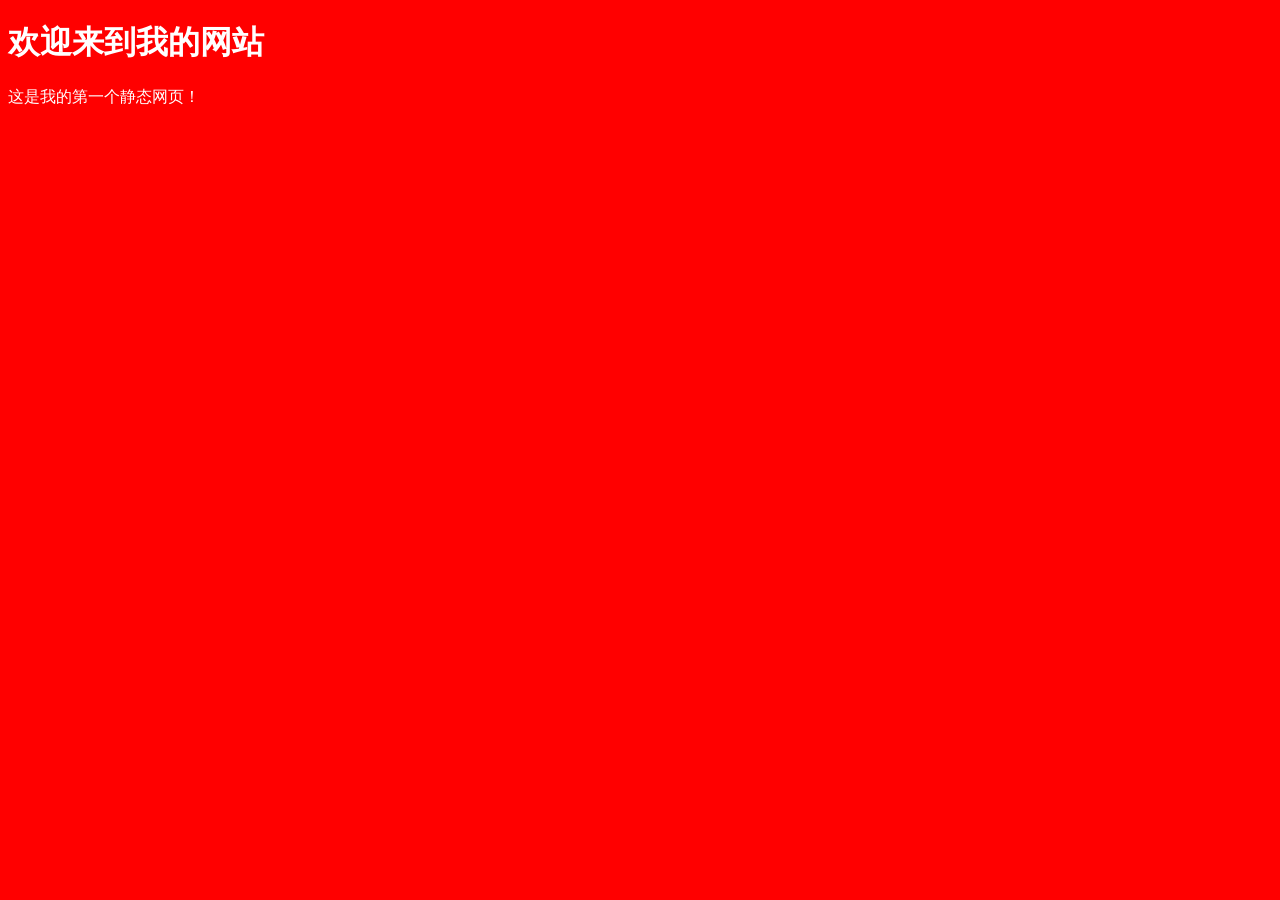
<file: index.html>
<!DOCTYPE html>
<html lang="zh">
<head>
<meta charset="UTF-8">
<meta name="viewport" content="width=device-width, initial-scale=1.0">
<title>我的静态网页</title>
<style>
body {
background-color: red;
color: white;
}
</style>
</head>
<body>
<h1>欢迎来到我的网站</h1>
<p>这是我的第一个静态网页！</p>
</body>
</html>
</file>
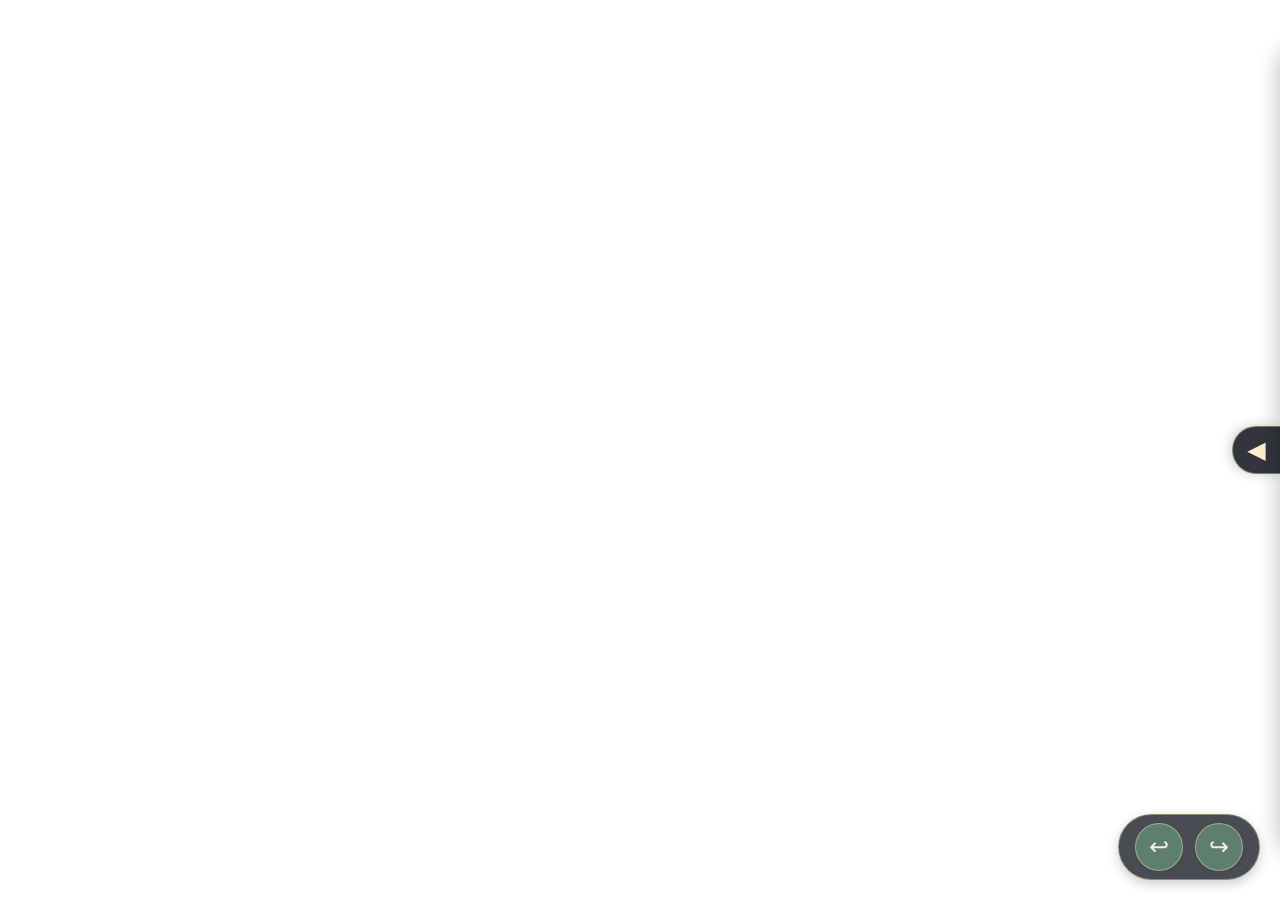
<file: 8.html>
<!DOCTYPE html>
<html lang="zh-CN">
<head>
    <meta charset="UTF-8">
    <meta name="viewport" content="width=device-width, initial-scale=1.0, user-scalable=no, viewport-fit=cover">
    <title>素描绘馆 · 全屏画板</title>
    <style>
        * {
            margin: 0;
            padding: 0;
            box-sizing: border-box;
            user-select: none;
            -webkit-tap-highlight-color: transparent;
        }

        body {
            background: #1a1e24;
            overflow: hidden;
            font-family: 'Segoe UI', system-ui, -apple-system, 'Helvetica Neue', sans-serif;
            touch-action: none;
        }

        .canvas-container {
            position: fixed;
            top: 0;
            left: 0;
            width: 100%;
            height: 100%;
        }

        canvas {
            position: absolute;
            top: 0;
            left: 0;
            width: 100%;
            height: 100%;
            display: block;
        }

        #sketchCanvas {
            background: white;
            cursor: crosshair;
            z-index: 1;
        }

        #gridCanvas {
            pointer-events: none;
            z-index: 2;
            background: transparent;
        }

        /* 侧边工具栏容器（可收起） */
        .toolbar-container {
            position: fixed;
            right: 0;
            top: 50%;
            transform: translateY(-50%);
            z-index: 200;
            display: flex;
            align-items: center;
            transition: transform 0.25s ease;
        }
        .toolbar-container.collapsed {
            transform: translateY(-50%) translateX(calc(100% - 48px));
        }

        .toggle-btn {
            width: 48px;
            height: 48px;
            background: rgba(28, 32, 40, 0.9);
            backdrop-filter: blur(12px);
            border-radius: 40px 0 0 40px;
            display: flex;
            align-items: center;
            justify-content: center;
            font-size: 24px;
            cursor: pointer;
            border: 1px solid rgba(255, 240, 180, 0.4);
            border-right: none;
            box-shadow: -2px 0 12px rgba(0,0,0,0.2);
            color: #ffefcf;
            transition: 0.1s;
        }
        .toggle-btn:active {
            background: #ffd89a;
            color: #2a2a2a;
        }

        .toolbar {
            background: rgba(28, 32, 40, 0.92);
            backdrop-filter: blur(20px);
            border-radius: 24px 0 0 24px;
            padding: 12px 10px;
            display: flex;
            flex-direction: column;
            gap: 16px;
            max-height: 90vh;
            overflow-y: auto;
            border: 1px solid rgba(255, 240, 180, 0.3);
            border-right: none;
            box-shadow: -4px 0 20px rgba(0, 0, 0, 0.2);
            scrollbar-width: thin;
        }
        .toolbar::-webkit-scrollbar {
            width: 3px;
        }

        .tool-group {
            display: flex;
            flex-direction: column;
            gap: 8px;
            background: rgba(20, 25, 32, 0.6);
            border-radius: 28px;
            padding: 8px 8px;
        }

        .group-title {
            font-size: 10px;
            color: #ffefcf;
            text-align: center;
            letter-spacing: 1px;
            margin-bottom: 4px;
        }

        .icons-row {
            display: flex;
            flex-wrap: wrap;
            justify-content: center;
            gap: 8px;
        }

        .brush-icon, .color-dot, .action-btn, .bg-btn, .eraser-btn, .history-color, .shape-btn, .symmetry-btn, .tool-btn {
            width: 44px;
            height: 44px;
            border-radius: 40px;
            display: flex;
            align-items: center;
            justify-content: center;
            font-size: 18px;
            font-weight: 500;
            cursor: pointer;
            transition: 0.07s linear;
            background: rgba(230, 240, 250, 0.2);
            border: 1px solid rgba(255, 240, 180, 0.4);
            box-shadow: 0 1px 4px rgba(0,0,0,0.1);
            color: #f5f0e0;
        }

        .brush-icon.active, .eraser-btn.active, .shape-btn.active, .symmetry-btn.active, .tool-btn.active {
            background: #ffd89a;
            border-color: #ffb65b;
            color: #2a2a2a;
            transform: scale(1.02);
        }

        .color-dot, .history-color {
            padding: 0;
            border-radius: 50%;
            border: 2px solid rgba(255,255,200,0.8);
        }
        .color-dot.active {
            transform: scale(1.1);
            border-color: #fff0c0;
            box-shadow: 0 0 10px #ffc285;
        }
        .history-color {
            width: 40px;
            height: 40px;
        }

        .custom-color-wrap {
            width: 44px;
            height: 44px;
        }
        .custom-color {
            width: 100%;
            height: 100%;
            border-radius: 50%;
            border: 2px solid rgba(255,255,200,0.8);
            cursor: pointer;
        }

        .size-control {
            display: flex;
            flex-direction: column;
            align-items: center;
            gap: 6px;
            padding: 4px 0;
        }
        .size-control span {
            font-size: 11px;
            color: #ffefcf;
        }
        input[type="range"] {
            width: 120px;
            height: 3px;
            -webkit-appearance: none;
            appearance: none;
            background: #cbdae9;
            border-radius: 5px;
            outline: none;
        }
        input[type="range"]::-webkit-slider-thumb {
            -webkit-appearance: none;
            appearance: none;
            width: 16px;
            height: 16px;
            border-radius: 50%;
            background: #ffbc6e;
            border: 1px solid white;
            cursor: pointer;
        }

        .fixed-undo-redo {
            position: fixed;
            bottom: 20px;
            right: 20px;
            display: flex;
            gap: 12px;
            z-index: 210;
            background: rgba(28, 32, 40, 0.8);
            backdrop-filter: blur(16px);
            padding: 8px 16px;
            border-radius: 60px;
            border: 1px solid rgba(255, 240, 180, 0.4);
            box-shadow: 0 4px 12px rgba(0,0,0,0.2);
        }
        .fixed-undo-redo .action-btn {
            width: 48px;
            height: 48px;
            background: #5f7f6e;
            font-size: 24px;
        }

        .sticker-panel {
            position: fixed;
            left: 12px;
            bottom: 80px;
            background: rgba(28, 32, 40, 0.9);
            backdrop-filter: blur(20px);
            border-radius: 32px;
            padding: 8px 12px;
            display: flex;
            gap: 10px;
            z-index: 210;
            border: 1px solid rgba(255,240,180,0.3);
            transition: 0.2s;
        }
        .sticker-panel.hidden {
            display: none;
        }
        .sticker-item {
            width: 48px;
            height: 48px;
            background: rgba(255,255,245,0.2);
            border-radius: 28px;
            display: flex;
            align-items: center;
            justify-content: center;
            font-size: 28px;
            cursor: pointer;
            transition: 0.05s;
        }
        .sticker-item:active { transform: scale(0.92); }

        @media (max-width: 700px) {
            .brush-icon, .color-dot, .action-btn, .bg-btn, .eraser-btn, .history-color, .shape-btn, .symmetry-btn, .tool-btn {
                width: 40px;
                height: 40px;
                font-size: 16px;
            }
            .history-color { width: 36px; height: 36px; }
            .toggle-btn { width: 44px; height: 44px; font-size: 22px; }
            input[type="range"] { width: 100px; }
            .sticker-panel {
                bottom: 80px;  /* 提高位置，避免与撤销按钮重叠 */
            }
            .sticker-item { width: 44px; height: 44px; font-size: 24px; }
            .fixed-undo-redo { bottom: 16px; right: 16px; padding: 6px 12px; gap: 8px; }
            .fixed-undo-redo .action-btn { width: 44px; height: 44px; font-size: 20px; }
        }
    </style>
</head>
<body>
<div class="canvas-container">
    <canvas id="sketchCanvas"></canvas>
    <canvas id="gridCanvas"></canvas>
</div>

<!-- 贴纸面板 -->
<div class="sticker-panel hidden" id="stickerPanel">
    <div class="sticker-item" data-sticker="⭐">⭐</div>
    <div class="sticker-item" data-sticker="❤️">❤️</div>
    <div class="sticker-item" data-sticker="☁️">☁️</div>
    <div class="sticker-item" data-sticker="🌸">🌸</div>
    <div class="sticker-item" data-sticker="✨">✨</div>
    <div class="sticker-item" data-sticker="🐱">🐱</div>
    <div class="sticker-item" data-sticker="🎨">🎨</div>
</div>

<!-- 固定撤销/重做按钮 -->
<div class="fixed-undo-redo">
    <div class="action-btn" id="undoBtn">↩️</div>
    <div class="action-btn" id="redoBtn">↪️</div>
</div>

<!-- 可收起侧边栏 -->
<div class="toolbar-container collapsed" id="toolbarContainer">
    <div class="toggle-btn" id="toggleToolbarBtn">◀</div>
    <div class="toolbar" id="toolbar">
        <div class="tool-group">
            <div class="group-title">笔刷</div>
            <div class="icons-row">
                <div class="brush-icon active" data-brush="watercolor">水彩</div>
                <div class="brush-icon" data-brush="chineseBrush">毛笔</div>
                <div class="brush-icon" data-brush="crayon">蜡笔</div>
                <div class="brush-icon" data-brush="rainbow">彩虹</div>
                <div class="brush-icon" data-brush="spray">喷枪</div>
                <div class="brush-icon" data-brush="marker">马克笔</div>
            </div>
            <div class="size-control">
                <span>笔刷大小</span>
                <input type="range" id="brushSizeSlider" min="3" max="52" value="18" step="1">
                <span id="sizeValue" style="min-width: 28px;">18</span>
            </div>
            <div class="size-control" style="margin-top: 8px;">
                <span>平滑度</span>
                <input type="range" id="smoothnessSlider" min="0.5" max="5" step="0.1" value="2.2">
                <span id="smoothnessValue">2.2</span>
            </div>
        </div>
        <div class="tool-group">
            <div class="group-title">形状</div>
            <div class="icons-row">
                <div class="shape-btn" data-shape="line">直线</div>
                <div class="shape-btn" data-shape="rect">矩形</div>
                <div class="shape-btn" data-shape="circle">圆形</div>
            </div>
        </div>
        <div class="tool-group">
            <div class="group-title">对称</div>
            <div class="icons-row">
                <div class="symmetry-btn" id="symmetryHBtn">水平</div>
                <div class="symmetry-btn" id="symmetryVBtn">垂直</div>
            </div>
        </div>
        <div class="tool-group">
            <div class="group-title">辅助</div>
            <div class="icons-row">
                <div class="tool-btn" id="gridToggleBtn">网格</div>
            </div>
            <div class="size-control" style="margin-top: 8px;">
                <span>网格间距</span>
                <input type="range" id="gridSpacingSlider" min="20" max="100" value="40" step="5">
                <span id="gridSpacingValue">40</span>
            </div>
            <div class="group-title">旋转</div>
            <div class="icons-row">
                <div class="action-btn" id="rotateLeftBtn">↺ 左转</div>
                <div class="action-btn" id="rotateRightBtn">↻ 右转</div>
                <div class="action-btn" id="rotate180Btn">⟲ 180°</div>
            </div>
        </div>
        <div class="tool-group">
            <div class="group-title">工具</div>
            <div class="icons-row">
                <div class="tool-btn" id="eyedropperBtn">吸管</div>
                <div class="tool-btn" id="stickerToggleBtn">贴纸</div>
                <div class="eraser-btn" id="eraserBtn">橡皮</div>
            </div>
        </div>
        <div class="tool-group">
            <div class="group-title">变换</div>
            <div class="icons-row">
                <div class="tool-btn" id="flipHBtn">水平翻转</div>
                <div class="tool-btn" id="flipVBtn">垂直翻转</div>
            </div>
        </div>
        <div class="tool-group">
            <div class="group-title">颜色</div>
            <div class="icons-row">
                <div class="color-dot" style="background: #2c2c2e;" data-color="#2c2c2e"></div>
                <div class="color-dot" style="background: #d9733d;" data-color="#d9733d"></div>
                <div class="color-dot" style="background: #4d7c8c;" data-color="#4d7c8c"></div>
                <div class="color-dot" style="background: #a8786a;" data-color="#a8786a"></div>
                <div class="color-dot" style="background: #6a9e7b;" data-color="#6a9e7b"></div>
                <div class="color-dot active" style="background: #f3b33d;" data-color="#f3b33d"></div>
                <div class="custom-color-wrap">
                    <input type="color" id="customColorPicker" class="custom-color" value="#f3b33d">
                </div>
            </div>
        </div>
        <div class="tool-group">
            <div class="group-title">最近</div>
            <div class="icons-row" id="colorHistoryGroup"></div>
        </div>
        <div class="tool-group">
            <div class="group-title">背景</div>
            <div class="icons-row">
                <div class="bg-btn" id="bgColorBtn" style="background: #fdf4e0;">选色</div>
                <input type="color" id="bgColorPicker" value="#ffffff" style="width: 44px; height: 44px; border-radius: 40px; border: 2px solid rgba(255,255,200,0.8); background: white;">
            </div>
        </div>
        <div class="tool-group">
            <div class="group-title">操作</div>
            <div class="icons-row">
                <div class="action-btn" id="clearCanvasBtn">清空</div>
                <div class="action-btn" id="saveCanvasBtn">保存</div>
                <div class="action-btn" id="saveTransparentBtn">透明导出</div>
            </div>
        </div>
        <div class="tool-group">
            <div class="group-title">滤镜</div>
            <div class="icons-row">
                <div class="action-btn" id="filterGrayscaleBtn">灰度</div>
                <div class="action-btn" id="filterSepiaBtn">复古</div>
                <div class="action-btn" id="filterInvertBtn">反相</div>
            </div>
        </div>
    </div>
</div>

<script>
    (function(){
        // ========== 1. DOM 元素 ==========
        const sketchCanvas = document.getElementById('sketchCanvas');
        const ctx = sketchCanvas.getContext('2d');
        const gridCanvas = document.getElementById('gridCanvas');
        const gridCtx = gridCanvas.getContext('2d');
        
        // ========== 2. 全局状态 ==========
        let canvasWidth = 0, canvasHeight = 0;
        let drawing = false;
        let lastX = 0, lastY = 0;
        let lastTime = 0;
        let currentBrush = 'watercolor';
        let currentColor = '#f3b33d';
        let brushSize = 18;
        let smoothness = 2.2;   // 默认值，越大越粗糙，越小越顺滑
        let eraserMode = false;
        let rainbowHue = 0;
        let currentBgColor = '#ffffff';
        
        let shapeMode = null;
        let shapeStartX = 0, shapeStartY = 0;
        let shapeDrawing = false;
        let shiftKeyPressed = false;
        
        let symmetryH = false;
        let symmetryV = false;
        
        let eyedropperActive = false;
        let stickerMode = false;
        let activeSticker = null;
        
        let gridEnabled = false;
        let gridSpacing = 40;
        
        // 历史记录
        let undoStack = [];
        let redoStack = [];
        const MAX_HISTORY = 50;
        let saveTimer = null;
        
        // ========== 3. 辅助函数 ==========
        function getCenter() { return { x: canvasWidth / 2, y: canvasHeight / 2 }; }
        function getMirrorPoints(x, y) {
            const points = [{x, y}];
            const center = getCenter();
            if (symmetryH) points.push({x: center.x * 2 - x, y});
            if (symmetryV) points.push({x, y: center.y * 2 - y});
            if (symmetryH && symmetryV) points.push({x: center.x * 2 - x, y: center.y * 2 - y});
            return points;
        }
        function getRainbowColor() { const hue = rainbowHue % 360; rainbowHue = (rainbowHue + 6) % 360; return `hsl(${hue}, 80%, 65%)`; }
        
        // ========== 4. 笔刷绘制 ==========
        function drawWatercolor(x, y, size, color) {
            ctx.save(); ctx.globalAlpha = 0.35; ctx.beginPath(); ctx.ellipse(x, y, size * 0.85, size * 0.7, 0, 0, Math.PI*2); ctx.fillStyle = color; ctx.fill(); ctx.globalAlpha = 0.25; for(let i=0;i<3;i++) { let offX = (Math.random() - 0.5) * size * 0.65; let offY = (Math.random() - 0.5) * size * 0.65; ctx.beginPath(); ctx.ellipse(x + offX, y + offY, size * 0.6, size * 0.55, 0, 0, Math.PI*2); ctx.fill(); } ctx.globalAlpha = 0.55; ctx.beginPath(); ctx.ellipse(x, y, size * 0.45, size * 0.4, 0, 0, Math.PI*2); ctx.fill(); ctx.restore();
        }
        function drawChineseBrush(x, y, size, color, speed, angle) {
            ctx.save(); ctx.globalAlpha = 0.88; let dynamicSize = size * Math.max(0.4, Math.min(1.0, 1.0 - speed * 0.7)); dynamicSize = Math.max(4, dynamicSize); const major = dynamicSize * 0.95; const minor = dynamicSize * 0.55; ctx.beginPath(); ctx.ellipse(x, y, major, minor, angle, 0, Math.PI*2); ctx.fillStyle = color; ctx.fill(); ctx.globalAlpha = 0.45; for(let i=0;i<4;i++) { ctx.beginPath(); ctx.arc(x + (Math.random()-0.5)*dynamicSize*0.8, y + (Math.random()-0.5)*dynamicSize*0.7, dynamicSize*0.12, 0, Math.PI*2); ctx.fill(); } ctx.restore();
        }
        function drawCrayon(x, y, size, color) {
            ctx.save(); ctx.globalAlpha = 0.92; const grain = Math.floor(size * 1.2); for(let i=0;i<grain;i++) { let offX = (Math.random() - 0.5) * size; let offY = (Math.random() - 0.5) * size; ctx.beginPath(); ctx.arc(x + offX, y + offY, Math.max(1.2, size * 0.12), 0, Math.PI*2); ctx.fillStyle = color + 'cc'; ctx.fill(); } ctx.beginPath(); ctx.arc(x, y, size * 0.48, 0, Math.PI*2); ctx.fillStyle = color; ctx.fill(); ctx.restore();
        }
        function drawRainbow(x, y, size) {
            ctx.save(); const points = 7 + Math.floor(size / 7); for(let i=0;i<points;i++) { let a = Math.random() * Math.PI * 2; let r = Math.random() * size * 0.85; let px = x + Math.cos(a) * r; let py = y + Math.sin(a) * r; ctx.beginPath(); ctx.arc(px, py, size * 0.24, 0, Math.PI*2); ctx.fillStyle = getRainbowColor(); ctx.fill(); } ctx.beginPath(); ctx.arc(x, y, size * 0.4, 0, Math.PI*2); ctx.fillStyle = `hsl(${rainbowHue}, 85%, 70%)`; ctx.fill(); ctx.restore();
        }
        function drawSpray(x, y, size, color) {
            ctx.save(); const count = Math.floor(size * 2.2); for(let i=0;i<count;i++) { let a = Math.random() * Math.PI * 2; let r = Math.random() * size * 0.95; let px = x + Math.cos(a) * r; let py = y + Math.sin(a) * r; ctx.beginPath(); ctx.arc(px, py, Math.max(1, size * 0.1), 0, Math.PI*2); ctx.fillStyle = color + 'aa'; ctx.fill(); } ctx.restore();
        }
        function drawMarker(x, y, size, color) {
            ctx.save(); ctx.globalAlpha = 0.7; ctx.beginPath(); ctx.ellipse(x, y, size * 0.85, size * 0.65, 0.2, 0, Math.PI*2); ctx.fillStyle = color; ctx.fill(); ctx.globalAlpha = 0.85; ctx.beginPath(); ctx.ellipse(x-2, y-1, size*0.4, size*0.3, 0, 0, Math.PI*2); ctx.fill(); ctx.restore();
        }
        function drawEraser(x, y, size) {
            ctx.save(); ctx.globalCompositeOperation = 'source-over'; ctx.globalAlpha = 1; ctx.beginPath(); ctx.arc(x, y, size * 0.75, 0, Math.PI*2); ctx.fillStyle = currentBgColor; ctx.fill(); ctx.beginPath(); ctx.arc(x-1, y-1, size * 0.55, 0, Math.PI*2); ctx.fill(); ctx.restore();
        }
        function drawBrushDot(x, y, size, color, brush, isEraser, speed=0.3, angle=0) {
            if (isEraser) { drawEraser(x, y, size); return; }
            switch(brush) {
                case 'watercolor': drawWatercolor(x, y, size, color); break;
                case 'chineseBrush': drawChineseBrush(x, y, size, color, speed, angle); break;
                case 'crayon': drawCrayon(x, y, size, color); break;
                case 'rainbow': drawRainbow(x, y, size); break;
                case 'spray': drawSpray(x, y, size, color); break;
                case 'marker': drawMarker(x, y, size, color); break;
                default: drawWatercolor(x, y, size, color);
            }
        }
        function drawLineSeg(x0, y0, x1, y1, size, color, brush, isEraser, dt) {
            const dist = Math.hypot(x1 - x0, y1 - y0);
            if (dist < 0.8) { let sp=0.3, ang=0; if(brush==='chineseBrush' && !isEraser) { sp=0.3; } drawBrushDot(x0, y0, size, color, brush, isEraser, sp, ang); return; }
            const steps = Math.max(2, Math.floor(dist / smoothness));
            for(let s=0;s<=steps;s++) { const t = s/steps; const cx = x0 + (x1-x0)*t; const cy = y0 + (y1-y0)*t; let sp=0.3, ang=0; if(brush==='chineseBrush' && !isEraser) { ang = Math.atan2(y1-y0, x1-x0); const spd = dt>0 ? dist/dt : 0.3; sp = Math.min(1.0, spd/12); } drawBrushDot(cx, cy, size, color, brush, isEraser, sp, ang); }
        }
        function drawLineSegWithSymmetry(x0, y0, x1, y1, size, color, brush, isEraser, dt) {
            const points0 = getMirrorPoints(x0, y0);
            const points1 = getMirrorPoints(x1, y1);
            for (let i = 0; i < points0.length; i++) {
                drawLineSeg(points0[i].x, points0[i].y, points1[i].x, points1[i].y, size, color, brush, isEraser, dt);
            }
        }
        function drawBrushDotWithSymmetry(x, y, size, color, brush, isEraser, speed, angle) {
            const points = getMirrorPoints(x, y);
            for (let p of points) { if (p.x >= 0 && p.x <= canvasWidth && p.y >= 0 && p.y <= canvasHeight) { drawBrushDot(p.x, p.y, size, color, brush, isEraser, speed, angle); } }
        }
        
        // 形状预览与提交
        function drawShapePreview(x1, y1, x2, y2, shape) {
            ctx.save(); ctx.beginPath(); ctx.lineWidth = brushSize; ctx.strokeStyle = currentColor; ctx.globalAlpha = 0.7;
            if (shape === 'line') { ctx.moveTo(x1, y1); ctx.lineTo(x2, y2); ctx.stroke(); }
            else if (shape === 'rect') { let w = x2 - x1, h = y2 - y1; if (shiftKeyPressed) { const side = Math.min(Math.abs(w), Math.abs(h)); w = w > 0 ? side : -side; h = h > 0 ? side : -side; } ctx.strokeRect(x1, y1, w, h); }
            else if (shape === 'circle') { let rx = (x2 - x1)/2, ry = (y2 - y1)/2, cx = x1 + rx, cy = y1 + ry; if (shiftKeyPressed) { const r = Math.min(Math.abs(rx), Math.abs(ry)); rx = r; ry = r; } ctx.ellipse(cx, cy, Math.abs(rx), Math.abs(ry), 0, 0, Math.PI*2); ctx.stroke(); }
            ctx.restore();
        }
        function commitShape(x1, y1, x2, y2, shape) {
            const points = getMirrorPoints(x1, y1);
            const points2 = getMirrorPoints(x2, y2);
            const finalColor = (currentBrush === 'rainbow' && !eraserMode) ? getRainbowColor() : currentColor;
            for (let i = 0; i < points.length; i++) {
                const p1 = points[i], p2 = points2[i];
                if (shape === 'line') {
                    // 直线：沿线段绘制笔刷点
                    drawBrushAlongLine(p1.x, p1.y, p2.x, p2.y, currentBrush, finalColor, brushSize, eraserMode);
                } else if (shape === 'rect') {
                    // 矩形：绘制四条边
                    let w = p2.x - p1.x, h = p2.y - p1.y;
                    if (shiftKeyPressed) {
                        const side = Math.min(Math.abs(w), Math.abs(h));
                        w = w > 0 ? side : -side;
                        h = h > 0 ? side : -side;
                        p2.x = p1.x + w;
                        p2.y = p1.y + h;
                    }
                    const topLeft = { x: p1.x, y: p1.y };
                    const topRight = { x: p1.x + w, y: p1.y };
                    const bottomLeft = { x: p1.x, y: p1.y + h };
                    const bottomRight = { x: p1.x + w, y: p1.y + h };
                    drawBrushAlongLine(topLeft.x, topLeft.y, topRight.x, topRight.y, currentBrush, finalColor, brushSize, eraserMode);
                    drawBrushAlongLine(topRight.x, topRight.y, bottomRight.x, bottomRight.y, currentBrush, finalColor, brushSize, eraserMode);
                    drawBrushAlongLine(bottomRight.x, bottomRight.y, bottomLeft.x, bottomLeft.y, currentBrush, finalColor, brushSize, eraserMode);
                    drawBrushAlongLine(bottomLeft.x, bottomLeft.y, topLeft.x, topLeft.y, currentBrush, finalColor, brushSize, eraserMode);
                } else if (shape === 'circle') {
                    // 圆形：将圆离散成若干点，然后沿圆周绘制笔刷点
                    let rx = (p2.x - p1.x) / 2, ry = (p2.y - p1.y) / 2;
                    let cx = p1.x + rx, cy = p1.y + ry;
                    if (shiftKeyPressed) {
                        const r = Math.min(Math.abs(rx), Math.abs(ry));
                        rx = r * (rx > 0 ? 1 : -1);
                        ry = r * (ry > 0 ? 1 : -1);
                    }
                    const absRx = Math.abs(rx), absRy = Math.abs(ry);
                    const circumference = Math.PI * (absRx + absRy); // 近似周长
                    const steps = Math.max(20, Math.floor(circumference / 3));
                    for (let step = 0; step <= steps; step++) {
                        const angle = (step / steps) * Math.PI * 2;
                        const px = cx + absRx * Math.cos(angle);
                        const py = cy + absRy * Math.sin(angle);
                        drawBrushDot(px, py, brushSize, finalColor, currentBrush, eraserMode, 0.3, 0);
                    }
                }
            }
            saveToUndoImmediate();
        }
        
        // 吸管、贴纸
        function pickColorAt(x, y) {
            if (x < 0 || y < 0 || x >= canvasWidth || y >= canvasHeight) return;
            const pixel = ctx.getImageData(x, y, 1, 1).data;
            const hex = '#' + ((1 << 24) + (pixel[0] << 16) + (pixel[1] << 8) + pixel[2]).toString(16).slice(1);
            currentColor = hex;
            document.getElementById('customColorPicker').value = hex;
            document.querySelectorAll('.color-dot').forEach(d => d.classList.remove('active'));
            addColorToHistory(hex);
        }
        function placeSticker(stickerChar, x, y) {
            ctx.save(); ctx.font = `${brushSize * 1.5}px "Segoe UI Emoji", "Apple Color Emoji", system-ui`; ctx.textAlign = "center"; ctx.textBaseline = "middle"; ctx.fillStyle = currentColor; ctx.fillText(stickerChar, x, y); ctx.restore();
            saveToUndoImmediate();
        }
        
        // ========== 5. 网格独立图层 ==========
        function drawGridOnLayer() {
            if (!gridEnabled) { gridCtx.clearRect(0, 0, canvasWidth, canvasHeight); return; }
            gridCtx.clearRect(0, 0, canvasWidth, canvasHeight);
            gridCtx.save(); gridCtx.globalAlpha = 0.35; gridCtx.strokeStyle = '#888'; gridCtx.lineWidth = 1;
            for (let x = 0; x < canvasWidth; x += gridSpacing) { gridCtx.beginPath(); gridCtx.moveTo(x, 0); gridCtx.lineTo(x, canvasHeight); gridCtx.stroke(); }
            for (let y = 0; y < canvasHeight; y += gridSpacing) { gridCtx.beginPath(); gridCtx.moveTo(0, y); gridCtx.lineTo(canvasWidth, y); gridCtx.stroke(); }
            gridCtx.restore();
        }
        function refreshGrid() { drawGridOnLayer(); }
        
        // ========== 6. 历史记录 ==========
        function captureSnapshot() {
            if (canvasWidth === 0) return null;
            const off = document.createElement('canvas'); off.width = canvasWidth; off.height = canvasHeight;
            off.getContext('2d').drawImage(sketchCanvas, 0, 0);
            return off;
        }
        function restoreFromSnapshot(snapshot) { if (snapshot) { ctx.clearRect(0, 0, canvasWidth, canvasHeight); ctx.drawImage(snapshot, 0, 0); } }
        function saveToUndoImmediate() {
            if (saveTimer) clearTimeout(saveTimer);
            const snap = captureSnapshot();
            if (snap) { undoStack.push(snap); if (undoStack.length > MAX_HISTORY) undoStack.shift(); redoStack = []; }
        }
        function saveToUndo() {
            if (saveTimer) clearTimeout(saveTimer);
            saveTimer = setTimeout(() => { const snap = captureSnapshot(); if (snap) { undoStack.push(snap); if (undoStack.length > MAX_HISTORY) undoStack.shift(); redoStack = []; } saveTimer = null; }, 30);
        }
        function undo() {
            if (undoStack.length <= 1) return;
            const cur = captureSnapshot(); if (cur) redoStack.push(cur);
            const prev = undoStack.pop(); restoreFromSnapshot(prev);
            refreshGrid();
        }
        function redo() {
            if (redoStack.length === 0) return;
            const next = redoStack.pop();
            const cur = captureSnapshot(); if (cur) undoStack.push(cur);
            restoreFromSnapshot(next);
            refreshGrid();
        }
        function clearCanvas() {
            ctx.fillStyle = currentBgColor; ctx.fillRect(0, 0, canvasWidth, canvasHeight);
            undoStack = []; redoStack = []; saveToUndoImmediate();
            refreshGrid();
        }
        function setBackgroundColor(newColor) {
            if (newColor === currentBgColor) return;
            const snap = captureSnapshot();
            currentBgColor = newColor;
            ctx.fillStyle = currentBgColor; ctx.fillRect(0, 0, canvasWidth, canvasHeight);
            if (snap) ctx.drawImage(snap, 0, 0);
            saveToUndoImmediate();
            refreshGrid();
        }
        
        // 新增：画布翻转（水平/垂直）
        function flipHorizontal() {
            const snap = captureSnapshot();
            if (!snap) return;
            ctx.clearRect(0, 0, canvasWidth, canvasHeight);
            ctx.save();
            ctx.translate(canvasWidth, 0);
            ctx.scale(-1, 1);
            ctx.drawImage(snap, 0, 0);
            ctx.restore();
            saveToUndoImmediate();
            refreshGrid();
        }
        function flipVertical() {
            const snap = captureSnapshot();
            if (!snap) return;
            ctx.clearRect(0, 0, canvasWidth, canvasHeight);
            ctx.save();
            ctx.translate(0, canvasHeight);
            ctx.scale(1, -1);
            ctx.drawImage(snap, 0, 0);
            ctx.restore();
            saveToUndoImmediate();
            refreshGrid();
        }
        
        // 新增：导出透明背景 PNG
        function saveAsTransparent() {
            // 临时保存当前背景色
            const originalBg = currentBgColor;
            // 临时将画布背景变为透明（注意：背景色是单独绘制的，需要重新绘制画布内容但不绘制背景）
            const snapshot = captureSnapshot();
            if (!snapshot) return;
            // 创建一个临时画布，先绘制透明背景，再绘制绘画内容
            const tempCanvas = document.createElement('canvas');
            tempCanvas.width = canvasWidth;
            tempCanvas.height = canvasHeight;
            const tempCtx = tempCanvas.getContext('2d');
            tempCtx.clearRect(0, 0, canvasWidth, canvasHeight); // 透明背景
            tempCtx.drawImage(snapshot, 0, 0);
            // 导出
            try {
                const link = document.createElement('a');
                link.download = `sketch_transparent_${Date.now()}.png`;
                link.href = tempCanvas.toDataURL('image/png');
                link.click();
            } catch(e) { console.warn("导出失败"); }
        }

        function rotateCanvas(degrees) {
            saveToUndoImmediate(); // 保存当前状态
            // 创建一个临时画布
            const tempCanvas = document.createElement('canvas');
            let newWidth, newHeight;
            if (degrees === 90 || degrees === -90 || degrees === 270) {
                newWidth = canvasHeight;
                newHeight = canvasWidth;
            } else {
                newWidth = canvasWidth;
                newHeight = canvasHeight;
            }
            tempCanvas.width = newWidth;
            tempCanvas.height = newHeight;
            const tempCtx = tempCanvas.getContext('2d');
            
            // 旋转绘制
            tempCtx.save();
            tempCtx.translate(newWidth/2, newHeight/2);
            tempCtx.rotate(degrees * Math.PI / 180);
            tempCtx.drawImage(sketchCanvas, -canvasWidth/2, -canvasHeight/2);
            tempCtx.restore();
            
            // 调整主画布尺寸
            canvasWidth = newWidth;
            canvasHeight = newHeight;
            sketchCanvas.width = canvasWidth;
            sketchCanvas.height = canvasHeight;
            gridCanvas.width = canvasWidth;
            gridCanvas.height = canvasHeight;
            ctx.clearRect(0, 0, canvasWidth, canvasHeight);
            ctx.drawImage(tempCanvas, 0, 0);
            
            refreshGrid();
            // 旋转后可能需要重新调整背景色? 不需要，背景色已在临时画布中保留。
            // 但注意：旋转后画布内容可能超出边界？不会，因为已经交换宽高。
        }

        // 应用滤镜（可撤销）
        function applyFilter(filterType) {
            // 保存当前画布到撤销栈（不通过绘画，手动保存）
            saveToUndoImmediate(); // 先保存当前状态
            const imageData = ctx.getImageData(0, 0, canvasWidth, canvasHeight);
            const data = imageData.data;
            for (let i = 0; i < data.length; i += 4) {
                let r = data[i];
                let g = data[i+1];
                let b = data[i+2];
                if (filterType === 'grayscale') {
                    const gray = 0.299 * r + 0.587 * g + 0.114 * b;
                    data[i] = data[i+1] = data[i+2] = gray;
                } else if (filterType === 'sepia') {
                    let tr = r, tg = g, tb = b;
                    data[i] = tr * 0.393 + tg * 0.769 + tb * 0.189;
                    data[i+1] = tr * 0.349 + tg * 0.686 + tb * 0.168;
                    data[i+2] = tr * 0.272 + tg * 0.534 + tb * 0.131;
                } else if (filterType === 'invert') {
                    data[i] = 255 - r;
                    data[i+1] = 255 - g;
                    data[i+2] = 255 - b;
                }
            }
            ctx.putImageData(imageData, 0, 0);
            refreshGrid();
            // 滤镜操作后已经调用 saveToUndoImmediate 保存了状态，不需要额外保存
        }
        
        // ========== 7. 颜色历史 ==========
        let colorHistory = ['#f3b33d'];
        function addColorToHistory(color) {
            if (!color) return;
            const idx = colorHistory.indexOf(color);
            if (idx !== -1) colorHistory.splice(idx, 1);
            colorHistory.unshift(color);
            if (colorHistory.length > 5) colorHistory.pop();
            renderColorHistory();
        }
        function renderColorHistory() {
            const container = document.getElementById('colorHistoryGroup');
            if (!container) return;
            container.innerHTML = '';
            colorHistory.forEach(color => {
                const div = document.createElement('div');
                div.className = 'history-color';
                div.style.background = color;
                div.setAttribute('data-color', color);
                div.addEventListener('click', (e) => {
                    e.stopPropagation();
                    if (eraserMode || eyedropperActive) return;
                    currentColor = color;
                    document.querySelectorAll('.color-dot').forEach(d => d.classList.remove('active'));
                    document.getElementById('customColorPicker').value = color;
                    addColorToHistory(color);
                });
                container.appendChild(div);
            });
        }
        
        // ========== 8. 事件处理 ==========
        function getCoords(e) {
            const rect = sketchCanvas.getBoundingClientRect();
            const sx = sketchCanvas.width / rect.width;
            const sy = sketchCanvas.height / rect.height;
            let cx, cy;
            if (e.touches) { cx = e.touches[0].clientX; cy = e.touches[0].clientY; }
            else { cx = e.clientX; cy = e.clientY; }
            let x = (cx - rect.left) * sx;
            let y = (cy - rect.top) * sy;
            x = Math.min(Math.max(x, 0), sketchCanvas.width);
            y = Math.min(Math.max(y, 0), sketchCanvas.height);
            return { x, y };
        }
        
        function onMouseDown(e) {
            e.preventDefault();
            const { x, y } = getCoords(e);
            if (eyedropperActive) { pickColorAt(x, y); eyedropperActive=false; document.getElementById('eyedropperBtn').classList.remove('active'); return; }
            if (stickerMode && activeSticker) { placeSticker(activeSticker, x, y); refreshGrid(); return; }
            if (shapeMode) { shapeStartX=x; shapeStartY=y; shapeDrawing=true; return; }
            drawing = true;
            lastX = x; lastY = y;
            lastTime = performance.now();
            let col = currentColor;
            if (currentBrush === 'rainbow' && !eraserMode) col = getRainbowColor();
            drawBrushDotWithSymmetry(x, y, brushSize, col, currentBrush, eraserMode, 0.3, 0);
            refreshGrid();
        }
        function onMouseMove(e) {
            const { x, y } = getCoords(e);
            if (shapeDrawing) {
                if (undoStack.length) restoreFromSnapshot(undoStack[undoStack.length-1]);
                drawShapePreview(shapeStartX, shapeStartY, x, y, shapeMode);
                refreshGrid();
                return;
            }
            if (drawing) {
                let dt = Math.max(1, performance.now() - lastTime);
                let finalColor = currentColor;
                if (currentBrush === 'rainbow' && !eraserMode) finalColor = getRainbowColor();
                drawLineSegWithSymmetry(lastX, lastY, x, y, brushSize, finalColor, currentBrush, eraserMode, dt);
                lastX = x; lastY = y;
                lastTime = performance.now();
                refreshGrid();
            }
        }
        function onMouseUp(e) {
            if (shapeDrawing) {
                const { x, y } = getCoords(e);
                commitShape(shapeStartX, shapeStartY, x, y, shapeMode);
                shapeDrawing = false;
                refreshGrid();
                return;
            }
            if (drawing) {
                drawing = false;
                saveToUndo();
                refreshGrid();
            }
        }

        // 沿线段绘制笔刷点（使用当前笔刷设置）
        function drawBrushAlongLine(x0, y0, x1, y1, brush, color, size, isEraser) {
            const dist = Math.hypot(x1 - x0, y1 - y0);
            if (dist < 0.1) return;
            const steps = Math.max(2, Math.floor(dist / 2));
            for (let step = 0; step <= steps; step++) {
                const t = step / steps;
                const cx = x0 + (x1 - x0) * t;
                const cy = y0 + (y1 - y0) * t;
                drawBrushDot(cx, cy, size, color, brush, isEraser, 0.3, 0);
            }
        }
        
        // ========== 9. UI 初始化 ==========
        function setupUI() {
            const container = document.getElementById('toolbarContainer');
            const toggleBtn = document.getElementById('toggleToolbarBtn');
            toggleBtn.addEventListener('click', () => {
                container.classList.toggle('collapsed');
                toggleBtn.textContent = container.classList.contains('collapsed') ? '◀' : '▶';
            });
            
            // 笔刷
            const brushes = document.querySelectorAll('.brush-icon');
            brushes.forEach(b => {
                b.addEventListener('click', () => {
                    if (shapeMode) {
                        shapeMode = null;
                        document.querySelectorAll('.shape-btn').forEach(s => s.classList.remove('active'));
                    }
                    if (eraserMode) { eraserMode = false; document.getElementById('eraserBtn').classList.remove('active'); }
                    if (eyedropperActive) { eyedropperActive = false; document.getElementById('eyedropperBtn').classList.remove('active'); }
                    if (stickerMode) { stickerMode = false; document.getElementById('stickerToggleBtn').classList.remove('active'); document.getElementById('stickerPanel').classList.add('hidden'); activeSticker = null; }
                    brushes.forEach(i => i.classList.remove('active'));
                    b.classList.add('active');
                    currentBrush = b.getAttribute('data-brush');
                    shapeMode = null;
                    document.querySelectorAll('.shape-btn').forEach(s => s.classList.remove('active'));
                });
            });
            
            // 形状
            const shapeBtns = document.querySelectorAll('.shape-btn');
            shapeBtns.forEach(btn => {
                btn.addEventListener('click', () => {
                    if (shapeMode === btn.getAttribute('data-shape')) {
                        shapeMode = null; btn.classList.remove('active');
                    } else {
                        shapeMode = btn.getAttribute('data-shape');
                        shapeBtns.forEach(s => s.classList.remove('active'));
                        btn.classList.add('active');
                        if (eraserMode) { eraserMode = false; document.getElementById('eraserBtn').classList.remove('active'); }
                        if (eyedropperActive) { eyedropperActive = false; document.getElementById('eyedropperBtn').classList.remove('active'); }
                        if (stickerMode) { stickerMode = false; document.getElementById('stickerToggleBtn').classList.remove('active'); document.getElementById('stickerPanel').classList.add('hidden'); activeSticker = null; }
                        
                    }
                });
            });
            
            // 对称
            document.getElementById('symmetryHBtn').addEventListener('click', () => { symmetryH = !symmetryH; document.getElementById('symmetryHBtn').classList.toggle('active', symmetryH); });
            document.getElementById('symmetryVBtn').addEventListener('click', () => { symmetryV = !symmetryV; document.getElementById('symmetryVBtn').classList.toggle('active', symmetryV); });
            
            // 网格
            const gridBtn = document.getElementById('gridToggleBtn');
            gridBtn.addEventListener('click', () => { gridEnabled = !gridEnabled; gridBtn.classList.toggle('active', gridEnabled); refreshGrid(); });
            
            // 吸管
            const eyedropper = document.getElementById('eyedropperBtn');
            eyedropper.addEventListener('click', () => {
                if (eyedropperActive) { eyedropperActive = false; eyedropper.classList.remove('active'); }
                else { eyedropperActive = true; eyedropper.classList.add('active'); if (eraserMode) { eraserMode = false; document.getElementById('eraserBtn').classList.remove('active'); } if (stickerMode) { stickerMode = false; document.getElementById('stickerToggleBtn').classList.remove('active'); document.getElementById('stickerPanel').classList.add('hidden'); activeSticker = null; } shapeMode = null; shapeBtns.forEach(s => s.classList.remove('active')); brushes.forEach(i => i.classList.remove('active')); }
            });
            
            // 贴纸
            const stickerToggle = document.getElementById('stickerToggleBtn');
            const stickerPanel = document.getElementById('stickerPanel');
            stickerToggle.addEventListener('click', () => {
                if (stickerMode) { stickerMode = false; stickerToggle.classList.remove('active'); stickerPanel.classList.add('hidden'); activeSticker = null; }
                else { stickerMode = true; stickerToggle.classList.add('active'); stickerPanel.classList.remove('hidden'); if (eraserMode) { eraserMode = false; document.getElementById('eraserBtn').classList.remove('active'); } if (eyedropperActive) { eyedropperActive = false; eyedropper.classList.remove('active'); } shapeMode = null; shapeBtns.forEach(s => s.classList.remove('active')); brushes.forEach(i => i.classList.remove('active')); }
            });
            document.querySelectorAll('.sticker-item').forEach(item => { item.addEventListener('click', () => { activeSticker = item.getAttribute('data-sticker'); }); });
            
            // 橡皮
            const eraser = document.getElementById('eraserBtn');
            eraser.addEventListener('click', () => {
                eraserMode = !eraserMode;
                if (eraserMode) {
                    eraser.classList.add('active');
                    if (eyedropperActive) { eyedropperActive = false; eyedropper.classList.remove('active'); }
                    if (stickerMode) { stickerMode = false; stickerToggle.classList.remove('active'); stickerPanel.classList.add('hidden'); activeSticker = null; }
                    shapeMode = null; shapeBtns.forEach(s => s.classList.remove('active')); brushes.forEach(i => i.classList.remove('active'));
                } else {
                    eraser.classList.remove('active');
                    document.querySelector(`.brush-icon[data-brush="${currentBrush}"]`).classList.add('active');
                }
            });
            
            // 颜色
            const colorDots = document.querySelectorAll('.color-dot');
            const customPick = document.getElementById('customColorPicker');
            colorDots.forEach(d => {
                d.addEventListener('click', () => {
                    if (eraserMode || eyedropperActive) return;
                    colorDots.forEach(c => c.classList.remove('active'));
                    d.classList.add('active');
                    currentColor = d.getAttribute('data-color');
                    customPick.value = currentColor;
                    addColorToHistory(currentColor);
                });
            });
            customPick.addEventListener('input', (e) => {
                if (eraserMode || eyedropperActive) return;
                currentColor = e.target.value;
                colorDots.forEach(c => c.classList.remove('active'));
                addColorToHistory(currentColor);
            });

            // 平滑度调节
            const smoothSlider = document.getElementById('smoothnessSlider');
            const smoothSpan = document.getElementById('smoothnessValue');
            smoothSlider.addEventListener('input', (e) => {
                smoothness = parseFloat(e.target.value);
                smoothSpan.innerText = smoothness.toFixed(1);
            });
            
            // 笔刷大小
            const sizeSlider = document.getElementById('brushSizeSlider');
            const sizeVal = document.getElementById('sizeValue');
            sizeSlider.addEventListener('input', (e) => { brushSize = parseInt(e.target.value); sizeVal.innerText = brushSize; });
            
            // 背景
            const bgPicker = document.getElementById('bgColorPicker');
            bgPicker.addEventListener('input', (e) => setBackgroundColor(e.target.value));
            document.getElementById('bgColorBtn').addEventListener('click', () => bgPicker.click());
            
            // 操作按钮
            document.getElementById('clearCanvasBtn').addEventListener('click', () => clearCanvas());
            document.getElementById('saveCanvasBtn').addEventListener('click', () => {
                try { const a = document.createElement('a'); a.download = `sketch_${Date.now()}.png`; a.href = sketchCanvas.toDataURL(); a.click(); } catch(e) {}
            });
            document.getElementById('saveTransparentBtn').addEventListener('click', () => saveAsTransparent());
            document.getElementById('undoBtn').addEventListener('click', () => undo());
            document.getElementById('redoBtn').addEventListener('click', () => redo());
            
            // 翻转按钮
            document.getElementById('flipHBtn').addEventListener('click', () => flipHorizontal());
            document.getElementById('flipVBtn').addEventListener('click', () => flipVertical());

            // 透明导出
            document.getElementById('saveTransparentBtn').addEventListener('click', () => {
                try {
                    // 临时保存当前画布内容
                    const offCanvas = document.createElement('canvas');
                    offCanvas.width = canvasWidth;
                    offCanvas.height = canvasHeight;
                    const offCtx = offCanvas.getContext('2d');
                    
                    // 绘制背景透明（不绘制背景色）
                    offCtx.clearRect(0, 0, canvasWidth, canvasHeight);
                    // 将主画布内容（只含笔触和贴纸）绘制到离屏画布，但主画布背景是不透明的，不能直接drawImage
                    // 正确方法：只绘制 layers？由于我们没有独立图层，主画布包含背景色，直接drawImage会带背景。
                    // 解决方案：重新绘制所有笔刷内容到透明画布？太复杂。
                    // 简单高效：把当前画布中非背景色的像素保留，背景色变为透明。
                    // 直接使用 getImageData 将背景色替换为透明。
                    const imageData = ctx.getImageData(0, 0, canvasWidth, canvasHeight);
                    const data = imageData.data;
                    const bgR = parseInt(currentBgColor.slice(1,3), 16);
                    const bgG = parseInt(currentBgColor.slice(3,5), 16);
                    const bgB = parseInt(currentBgColor.slice(5,7), 16);
                    for (let i = 0; i < data.length; i += 4) {
                        if (Math.abs(data[i] - bgR) < 10 && Math.abs(data[i+1] - bgG) < 10 && Math.abs(data[i+2] - bgB) < 10) {
                            data[i+3] = 0; // 完全透明
                        }
                    }
                    offCtx.putImageData(imageData, 0, 0);
                    
                    const link = document.createElement('a');
                    link.download = `sketch_transparent_${Date.now()}.png`;
                    link.href = offCanvas.toDataURL('image/png');
                    link.click();
                } catch(e) { console.warn(e); }
            });

            const gridSpacingSlider = document.getElementById('gridSpacingSlider');
            const gridSpacingSpan = document.getElementById('gridSpacingValue');
            gridSpacingSlider.addEventListener('input', (e) => {
                gridSpacing = parseInt(e.target.value);
                gridSpacingSpan.innerText = gridSpacing;
                if (gridEnabled) refreshGrid();
            });
            
            window.addEventListener('keydown', (e) => {
                if (e.ctrlKey && e.key === 'z') { e.preventDefault(); undo(); }
                else if (e.ctrlKey && e.key === 'y') { e.preventDefault(); redo(); }
            });

            // 滤镜按钮
            document.getElementById('filterGrayscaleBtn').addEventListener('click', () => applyFilter('grayscale'));
            document.getElementById('filterSepiaBtn').addEventListener('click', () => applyFilter('sepia'));
            document.getElementById('filterInvertBtn').addEventListener('click', () => applyFilter('invert'));

            // 旋转
            document.getElementById('rotateLeftBtn').addEventListener('click', () => rotateCanvas(-90));
            document.getElementById('rotateRightBtn').addEventListener('click', () => rotateCanvas(90));
            document.getElementById('rotate180Btn').addEventListener('click', () => rotateCanvas(180));
        }
        
        function resizeCanvas() {
            canvasWidth = window.innerWidth;
            canvasHeight = window.innerHeight;
            sketchCanvas.width = canvasWidth; sketchCanvas.height = canvasHeight;
            gridCanvas.width = canvasWidth; gridCanvas.height = canvasHeight;
            ctx.fillStyle = currentBgColor; ctx.fillRect(0, 0, canvasWidth, canvasHeight);
            undoStack = []; redoStack = [];
            saveToUndoImmediate();
            refreshGrid();
        }
        
        function init() {
            resizeCanvas();
            setupUI();
            renderColorHistory();
            addColorToHistory(currentColor);
            saveToUndoImmediate();
            refreshGrid();
            
            sketchCanvas.addEventListener('mousedown', onMouseDown);
            window.addEventListener('mousemove', onMouseMove);
            window.addEventListener('mouseup', onMouseUp);
            sketchCanvas.addEventListener('touchstart', onMouseDown, { passive: false });
            window.addEventListener('touchmove', onMouseMove, { passive: false });
            window.addEventListener('touchend', onMouseUp);
            sketchCanvas.addEventListener('dragstart', e => e.preventDefault());
            window.addEventListener('resize', () => { resizeCanvas(); });
        }
        init();
    })();
</script>
</body>
</html>
</file>
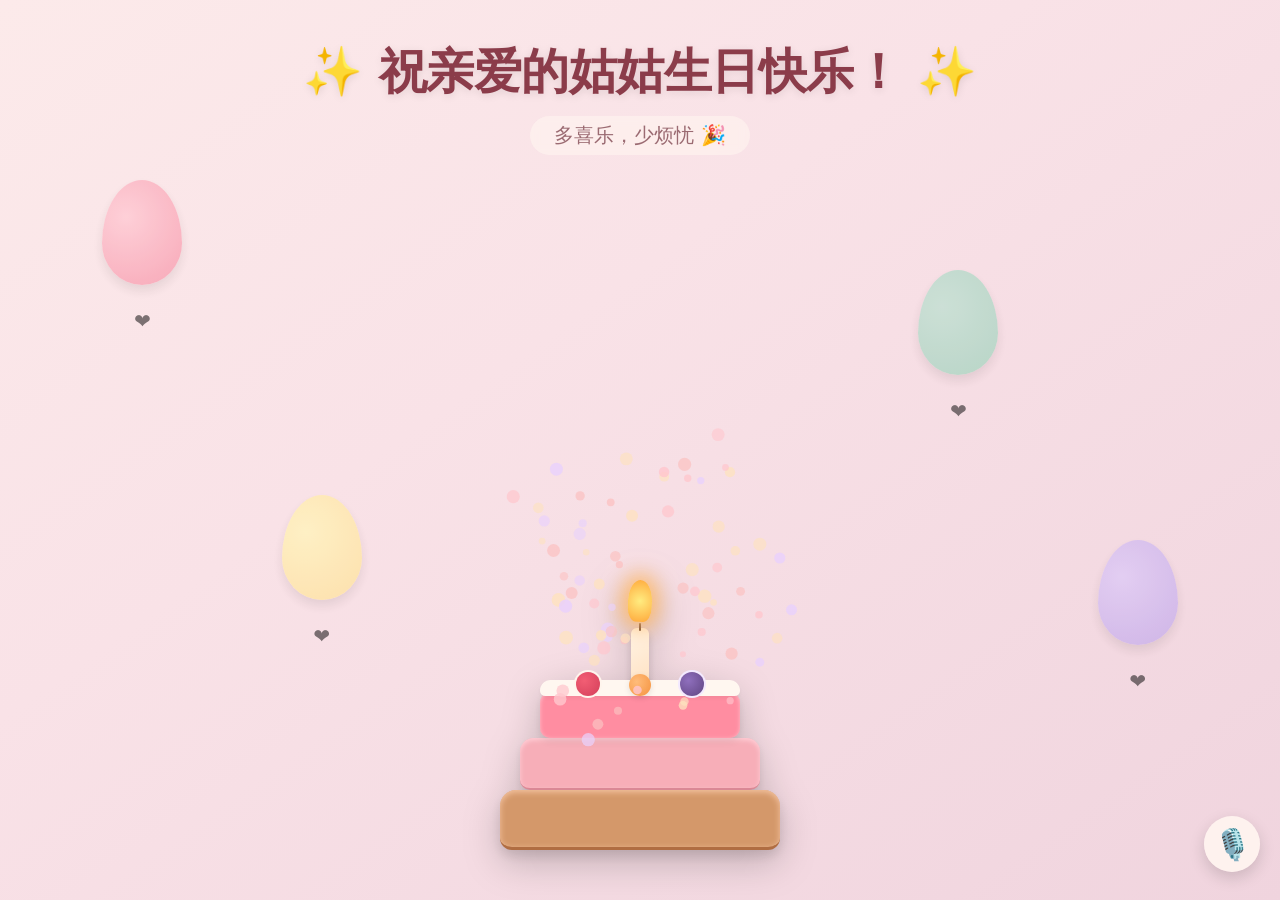
<file: birthday.html>
<!DOCTYPE html>
<html lang="zh-CN">
<head>
    <meta charset="UTF-8">
    <meta name="viewport" content="width=device-width, initial-scale=1.0, user-scalable=no">
    <title>致亲爱的姑姑</title>
    <style>
        * {
            margin: 0;
            padding: 0;
            box-sizing: border-box;
            -webkit-tap-highlight-color: transparent;
        }

        body {
            min-height: 100vh;
            background: linear-gradient(145deg, #fceaea 0%, #f9e2e7 40%, #f0d4de 100%);
            font-family: 'Segoe UI', 'Quicksand', system-ui, -apple-system, sans-serif;
            overflow-x: hidden;
            position: relative;
        }

        /* 标题区 - 优雅现代 */
        .title {
            text-align: center;
            padding: 40px 20px 20px;
            position: relative;
            z-index: 10;
        }
        .title h1 {
            font-size: 48px;
            font-weight: 600;
            color: #8b3c4a;
            text-shadow: 0 2px 8px rgba(0,0,0,0.1);
            letter-spacing: -0.5px;
            margin-bottom: 12px;
        }
        .title p {
            font-size: 20px;
            color: #9b6b72;
            background: rgba(255,245,240,0.6);
            display: inline-block;
            padding: 6px 24px;
            border-radius: 60px;
            backdrop-filter: blur(4px);
            font-weight: 500;
        }

        /* 蛋糕区域 - 完全沿用您原来的结构，未改动任何定位 */
        .cake {
            position: absolute;
            bottom: 50px;
            left: 50%;
            transform: translateX(-50%);
            cursor: pointer;
            z-index: 20;
            transition: transform 0.2s ease;
            filter: drop-shadow(0 12px 18px rgba(0,0,0,0.2));
        }
        .cake:active {
            transform: translateX(-50%) scale(0.98);
        }

        .cake-base {
            width: 280px;
            height: 60px;
            background: #d4986a;
            border-radius: 16px 16px 12px 12px;
            box-shadow: inset 0 2px 6px #f5c5a3, 0 6px 12px rgba(0,0,0,0.1);
            border-bottom: 3px solid #b06d42;
        }
        .cake-middle {
            width: 240px;
            height: 52px;
            background: #f7aeb8;
            border-radius: 14px 14px 10px 10px;
            margin: 0 auto;
            box-shadow: inset 0 2px 5px #ffd0d8, 0 4px 8px rgba(0,0,0,0.08);
            border-bottom: 2px solid #dc8a97;
        }
        .cake-top {
            width: 200px;
            height: 48px;
            background: #ff8da1;
            border-radius: 14px 14px 10px 10px;
            margin: 0 auto;
            position: relative;
            box-shadow: inset 0 1px 4px #ffc0cc, 0 3px 8px rgba(0,0,0,0.08);
        }
        .cake-cream {
            position: absolute;
            top: -10px;
            left: 0;
            width: 100%;
            height: 16px;
            background: #fff7f0;
            border-radius: 12px 12px 6px 6px;
            box-shadow: 0 2px 4px rgba(0,0,0,0.05);
        }
        .cake-fruit {
            position: absolute;
            top: -18px;
            width: 24px;
            height: 24px;
            border-radius: 50%;
            box-shadow: 0 2px 6px rgba(0,0,0,0.1);
        }
        .strawberry {
            background: radial-gradient(circle at 35% 35%, #f25e74, #d43f5a);
            left: 18%;
            box-shadow: 0 0 0 2px #fff5ed;
        }
        .blueberry {
            background: radial-gradient(circle at 35% 35%, #8f6fbd, #604582);
            right: 18%;
            box-shadow: 0 0 0 2px #f3e9ff;
        }
        /* 额外加一个小水果 */
        .cake-fruit.kiwi {
            background: radial-gradient(circle at 35% 35%, #ffbc7a, #f5923e);
            left: 50%;
            transform: translateX(-50%);
            width: 22px;
            height: 22px;
            top: -16px;
        }

        /* 蜡烛 - 完全保持您原来的负边距和相对定位 */
        .candle {
            width: 18px;
            height: 62px;
            background: linear-gradient(145deg, #fff4e6, #ffe0c0);
            margin: -34px auto 0;
            border-radius: 6px 6px 4px 4px;
            position: relative;
            box-shadow: 0 4px 8px rgba(0,0,0,0.15);
        }
        /* 烛芯 */
        .candle::before {
            content: "";
            position: absolute;
            top: -5px;
            left: 50%;
            transform: translateX(-50%);
            width: 2px;
            height: 8px;
            background: #5e3a2a;
            border-radius: 1px;
        }
        /* 火焰 - 保持绝对定位相对蜡烛 */
        .flame {
            width: 24px;
            height: 42px;
            background: radial-gradient(circle, #ffec80, #ffa73a);
            border-radius: 50% 50% 35% 35%;
            position: absolute;
            top: -48px;
            left: 50%;
            transform: translateX(-50%);
            box-shadow: 0 0 20px 6px #ffbc6e;
            animation: flicker 0.2s infinite alternate;
            pointer-events: none;
        }
        @keyframes flicker {
            0% { transform: translateX(-50%) scale(1); opacity: 0.95; width: 24px; height: 42px; }
            100% { transform: translateX(-50%) scale(1.1); opacity: 1; width: 26px; height: 46px; }
        }

        /* 气球 - 更柔和的色彩，增加一点小尾巴爱心 */
        .balloon {
            position: absolute;
            width: 80px;
            height: 105px;
            border-radius: 50% 50% 50% 50% / 60% 60% 40% 40%;
            animation: float 8s infinite ease-in-out;
            z-index: 5;
            opacity: 0.85;
            box-shadow: 0 6px 12px rgba(0,0,0,0.1);
        }
        .balloon::after {
            content: '❤️';
            position: absolute;
            bottom: -48px;
            left: 50%;
            transform: translateX(-50%);
            font-size: 20px;
            opacity: 0.6;
        }
        .balloon1 { background: radial-gradient(circle at 30% 35%, #ffccd5, #f79eb0); left: 8%; top: 20%; animation-delay: 0s; }
        .balloon2 { background: radial-gradient(circle at 30% 35%, #fff3bf, #ffe0a3); left: 22%; top: 55%; animation-delay: 1.2s; }
        .balloon3 { background: radial-gradient(circle at 30% 35%, #c5e0d4, #aed4c2); right: 22%; top: 30%; animation-delay: 0.8s; }
        .balloon4 { background: radial-gradient(circle at 30% 35%, #e0ccf5, #c9afe8); right: 8%; top: 60%; animation-delay: 2s; }
        @keyframes float {
            0% { transform: translateY(0px); }
            50% { transform: translateY(-30px); }
            100% { transform: translateY(0px); }
        }

        /* 弹窗 - 玻璃质感 */
        .blessing-modal {
            position: fixed;
            top: 0;
            left: 0;
            width: 100%;
            height: 100%;
            background-color: rgba(70, 40, 45, 0.5);
            backdrop-filter: blur(8px);
            display: none;
            align-items: center;
            justify-content: center;
            z-index: 100;
            opacity: 0;
            transition: opacity 0.4s ease;
        }
        .blessing-modal.show {
            display: flex;
            opacity: 1;
        }
        .modal-content {
            background: #fffef9;
            padding: 36px 28px;
            border-radius: 48px 32px 48px 32px;
            text-align: center;
            width: 85%;
            max-width: 400px;
            box-shadow: 0 30px 40px rgba(0,0,0,0.25);
            transform: scale(0.85);
            opacity: 0;
            transition: transform 0.35s cubic-bezier(0.2, 0.9, 0.4, 1.1), opacity 0.3s;
            border: 1px solid rgba(255,200,210,0.8);
        }
        .blessing-modal.show .modal-content {
            transform: scale(1);
            opacity: 1;
        }
        .modal-content h2 {
            color: #cf6f7e;
            font-size: 32px;
            margin-bottom: 16px;
            font-weight: 600;
            font-family: 'Segoe UI', cursive;
        }
        .modal-content p {
            color: #5a3e44;
            font-size: 18px;
            line-height: 1.5;
            margin-bottom: 28px;
        }
        .close-btn {
            padding: 10px 28px;
            background-color: #f2a2b2;
            color: white;
            border: none;
            border-radius: 60px;
            font-size: 17px;
            font-weight: 500;
            cursor: pointer;
            transition: all 0.2s;
            box-shadow: 0 2px 6px rgba(0,0,0,0.1);
        }
        .close-btn:active {
            transform: scale(0.96);
            background-color: #e67e8f;
        }

        /* 语音祝福按钮 (替换原来的音乐按钮) */
        .voice-btn {
            position: fixed;
            bottom: 28px;
            right: 20px;
            width: 56px;
            height: 56px;
            border-radius: 50%;
            background: rgba(255, 245, 240, 0.9);
            backdrop-filter: blur(4px);
            border: none;
            cursor: pointer;
            display: flex;
            align-items: center;
            justify-content: center;
            font-size: 30px;
            box-shadow: 0 6px 16px rgba(0,0,0,0.15);
            z-index: 99;
            transition: 0.2s;
        }
        .voice-btn:active {
            transform: scale(0.92);
        }

        /* 点击提示 */
        .tap-hint {
            position: absolute;
            bottom: 130px;
            left: 0;
            right: 0;
            text-align: center;
            font-size: 14px;
            color: #b57a7a;
            background: rgba(255,245,240,0.7);
            width: fit-content;
            margin: 0 auto;
            padding: 5px 20px;
            border-radius: 40px;
            backdrop-filter: blur(4px);
            pointer-events: none;
            z-index: 15;
            font-weight: 500;
        }

        @media (max-width: 550px) {
            .title h1 { font-size: 36px; }
            .cake-base { width: 250px; height: 54px; }
            .cake-middle { width: 215px; height: 48px; }
            .cake-top { width: 180px; height: 44px; }
            .candle { height: 56px; margin-top: -30px; }
            .flame { top: -44px; width: 22px; height: 38px; }
            .tap-hint { bottom: 110px; font-size: 12px; }
        }
    </style>
</head>
<body>

    <div class="title">
        <h1>✨ 祝亲爱的姑姑生日快乐！ ✨</h1>
        <p>多喜乐，少烦忧 🎉</p>
    </div>

    <!-- 气球 -->
    <div class="balloon balloon1"></div>
    <div class="balloon balloon2"></div>
    <div class="balloon balloon3"></div>
    <div class="balloon balloon4"></div>

    <!-- 蛋糕 - 完全保留您正确的结构，只增加了一个小水果kiwi（无伤大雅） -->
    <div class="cake" id="birthdayCake">
        <div class="candle">
            <div class="flame"></div>
        </div>
        <div class="cake-top">
            <div class="cake-cream"></div>
            <div class="cake-fruit strawberry"></div>
            <div class="cake-fruit blueberry"></div>
            <div class="cake-fruit kiwi"></div>   <!-- 额外小装饰，不影响原有逻辑 -->
        </div>
        <div class="cake-middle"></div>
        <div class="cake-base"></div>
    </div>
    <div class="tap-hint">🎂 轻点蛋糕，接收祝福 🎂</div>

    <!-- 弹窗 -->
    <div class="blessing-modal" id="blessingModal">
        <div class="modal-content">
            <h2>祝亲爱的姑姑</h2>
            <p>岁岁常欢愉，年年皆胜意。<br>
            岁月沉香，温柔相伴。愿姑姑往后的日子，无琐事扰心，有岁月温柔，三餐有味，四季安然，生日快乐，永远优雅从容！💖<br>
            爱你哟🌹</p>
            <button class="close-btn" id="closeBtn">收下生日祝福</button>
        </div>
    </div>

    <!-- 语音按钮 -->
    <button class="voice-btn" id="voiceBtn">🎙️</button>

    <script>
        // --------------------------------------------------------------
        // 原生 Canvas 礼花（不依赖外链，只在点击蛋糕时触发一次）
        // --------------------------------------------------------------
        (function() {
            const canvas = document.createElement('canvas');
            canvas.style.position = 'fixed';
            canvas.style.top = '0';
            canvas.style.left = '0';
            canvas.style.width = '100%';
            canvas.style.height = '100%';
            canvas.style.pointerEvents = 'none';
            canvas.style.zIndex = '9999';
            document.body.appendChild(canvas);
            const ctx = canvas.getContext('2d');
            let width = window.innerWidth, height = window.innerHeight;
            let particles = [], animId = null;

            function resizeCanvas() {
                width = window.innerWidth;
                height = window.innerHeight;
                canvas.width = width;
                canvas.height = height;
            }
            window.addEventListener('resize', resizeCanvas);
            resizeCanvas();

            function random(min, max) { return min + Math.random() * (max - min); }

            class Particle {
                constructor(x, y, color, size, vx, vy, gravity, alphaDecay) {
                    this.x = x; this.y = y; this.color = color; this.size = size;
                    this.vx = vx; this.vy = vy; this.gravity = gravity;
                    this.alpha = 1; this.alphaDecay = alphaDecay;
                }
                update() {
                    this.x += this.vx;
                    this.y += this.vy;
                    this.vy += this.gravity;
                    this.alpha -= this.alphaDecay;
                }
                draw() {
                    ctx.save();
                    ctx.globalAlpha = this.alpha;
                    ctx.beginPath();
                    ctx.arc(this.x, this.y, this.size, 0, Math.PI * 2);
                    ctx.fillStyle = this.color;
                    ctx.fill();
                    ctx.restore();
                }
            }

            function burst(x, y, intense) {
                if (animId) cancelAnimationFrame(animId);
                particles = [];
                const count = intense ? 160 : 70;
                const colors = intense 
                    ? ['#ffb7c5', '#fcd9b8', '#ffe5a3', '#e2bbe9', '#ff99aa', '#ffd966']
                    : ['#ffc6cd', '#fee2bf', '#e9d1fc', '#fbc2c2'];
                for (let i = 0; i < count; i++) {
                    const angle = random(0, Math.PI * 2);
                    const speed = random(2, 8);
                    const vx = Math.cos(angle) * speed * (intense ? 1.3 : 0.9);
                    const vy = Math.sin(angle) * speed * (intense ? 1.3 : 0.9);
                    const size = random(3, 7);
                    const color = colors[Math.floor(Math.random() * colors.length)];
                    const gravity = random(0.1, 0.28);
                    const alphaDecay = random(0.008, 0.018);
                    particles.push(new Particle(x, y, color, size, vx, vy, gravity, alphaDecay));
                }
                function animate() {
                    ctx.clearRect(0, 0, width, height);
                    let alive = false;
                    for (let p of particles) {
                        if (p.alpha > 0) {
                            p.update();
                            p.draw();
                            alive = true;
                        }
                    }
                    if (alive) animId = requestAnimationFrame(animate);
                    else cancelAnimationFrame(animId);
                }
                if (animId) cancelAnimationFrame(animId);
                animId = requestAnimationFrame(animate);
            }

            window.fireConfetti = function(intense = true) {
                let x = width / 2;
                let y = height * 0.6;
                burst(x, y, intense);
            };
        })();

        // --------------------------------------------------------------
        // 蛋糕点击 + 弹窗（礼花只在蛋糕点击时触发一次）
        // --------------------------------------------------------------
        const cake = document.getElementById('birthdayCake');
        const modal = document.getElementById('blessingModal');
        const closeModalBtn = document.getElementById('closeBtn');
        let isOpening = false;

        function openBlessing() {
            if (isOpening) return;
            isOpening = true;
            // 绽放礼花（仅此一次）
            if (window.fireConfetti) window.fireConfetti(true);
            modal.classList.add('show');
            setTimeout(() => { isOpening = false; }, 500);
            // 轻声语音问候（可选，不抢气氛）
            try {
                if ('speechSynthesis' in window && !window.speechSynthesis.speaking) {
                    let gentle = new SpeechSynthesisUtterance("姑姑，生日快乐！");
                    gentle.lang = 'zh-CN';
                    gentle.rate = 0.9;
                    gentle.volume = 0.3;
                    window.speechSynthesis.cancel();
                    window.speechSynthesis.speak(gentle);
                }
            } catch(e) {}
        }

        function closeBlessing() {
            modal.classList.remove('show');
            // 关闭弹窗时绝对不触发礼花
        }

        cake.addEventListener('click', (e) => {
            e.stopPropagation();
            openBlessing();
        });
        closeModalBtn.addEventListener('click', closeBlessing);
        modal.addEventListener('click', (e) => {
            if (e.target === modal) closeBlessing();
        });

        // --------------------------------------------------------------
        // 语音祝福（完整版，可独立触发）
        // --------------------------------------------------------------
        const voiceBtn = document.getElementById('voiceBtn');
        let speaking = false;

        function speakWish() {
            if (!('speechSynthesis' in window)) {
                alert("您的浏览器不支持语音，但您可以读出这份祝福💕");
                return;
            }
            if (window.speechSynthesis.speaking || window.speechSynthesis.pending) {
                window.speechSynthesis.cancel();
                speaking = false;
            }
            const blessingText = "亲爱的姑姑，祝您生日快乐！愿您身体健康，笑口常开，每一天都充满阳光和喜悦，永远爱你！";
            const utterance = new SpeechSynthesisUtterance(blessingText);
            utterance.lang = 'zh-CN';
            utterance.rate = 0.95;
            utterance.pitch = 1.1;
            utterance.onend = () => { speaking = false; };
            utterance.onerror = () => { speaking = false; };
            window.speechSynthesis.speak(utterance);
            speaking = true;
            // 语音按钮也带一点小礼花作为氛围，但不会影响弹窗的礼花逻辑
            if (window.fireConfetti) window.fireConfetti(false);
        }

        voiceBtn.addEventListener('click', (e) => {
            e.preventDefault();
            speakWish();
        });
        voiceBtn.addEventListener('touchstart', (e) => {
            e.preventDefault();
            speakWish();
        });

        // 页面载入小礼花（欢迎气氛，非蛋糕点击）
        window.addEventListener('load', () => {
            setTimeout(() => {
                if (window.fireConfetti) window.fireConfetti(false);
            }, 300);
            // 让火焰动态更生动
            const flame = document.querySelector('.flame');
            if (flame) {
                setInterval(() => {
                    if (Math.random() > 0.6) {
                        flame.style.transform = "translateX(-50%) rotate(2deg)";
                    } else {
                        flame.style.transform = "translateX(-50%) rotate(-2deg)";
                    }
                    setTimeout(() => { flame.style.transform = "translateX(-50%)"; }, 120);
                }, 700);
            }
        });
    </script>
</body>
</html>
</file>
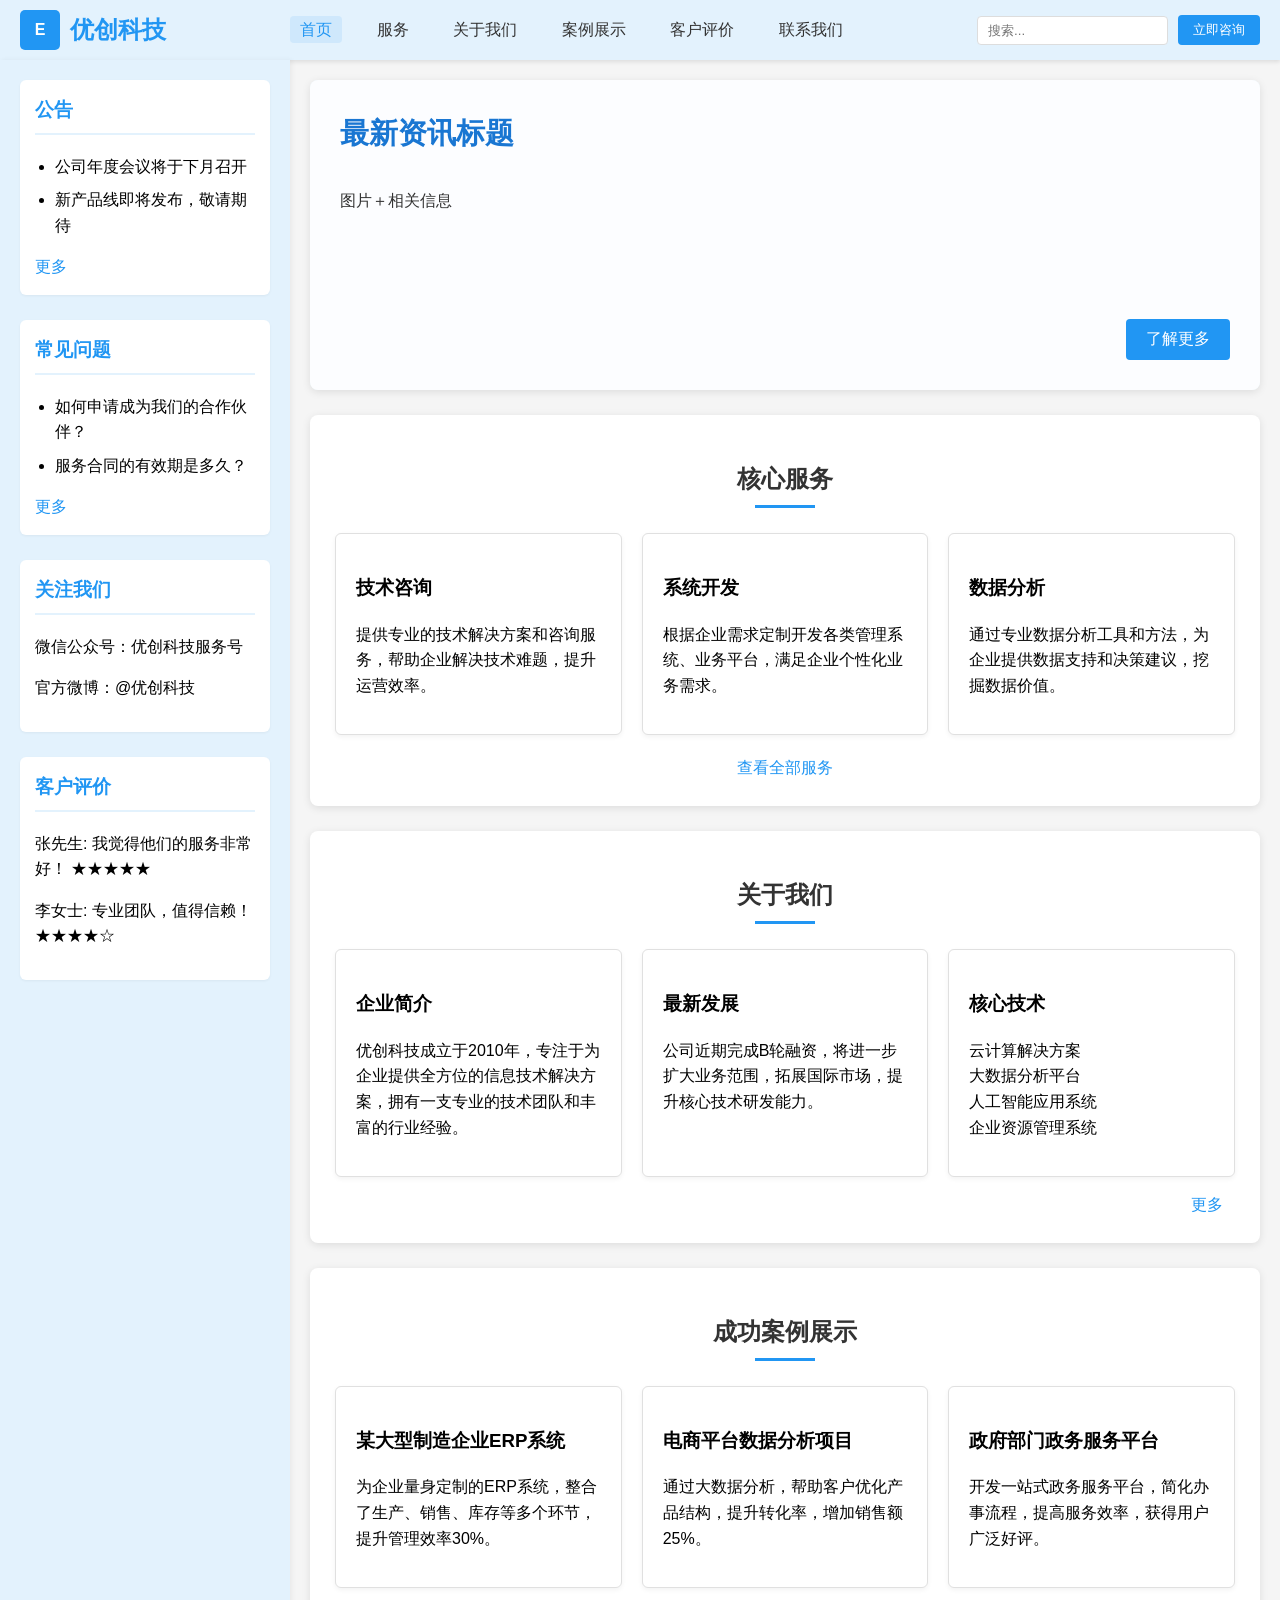
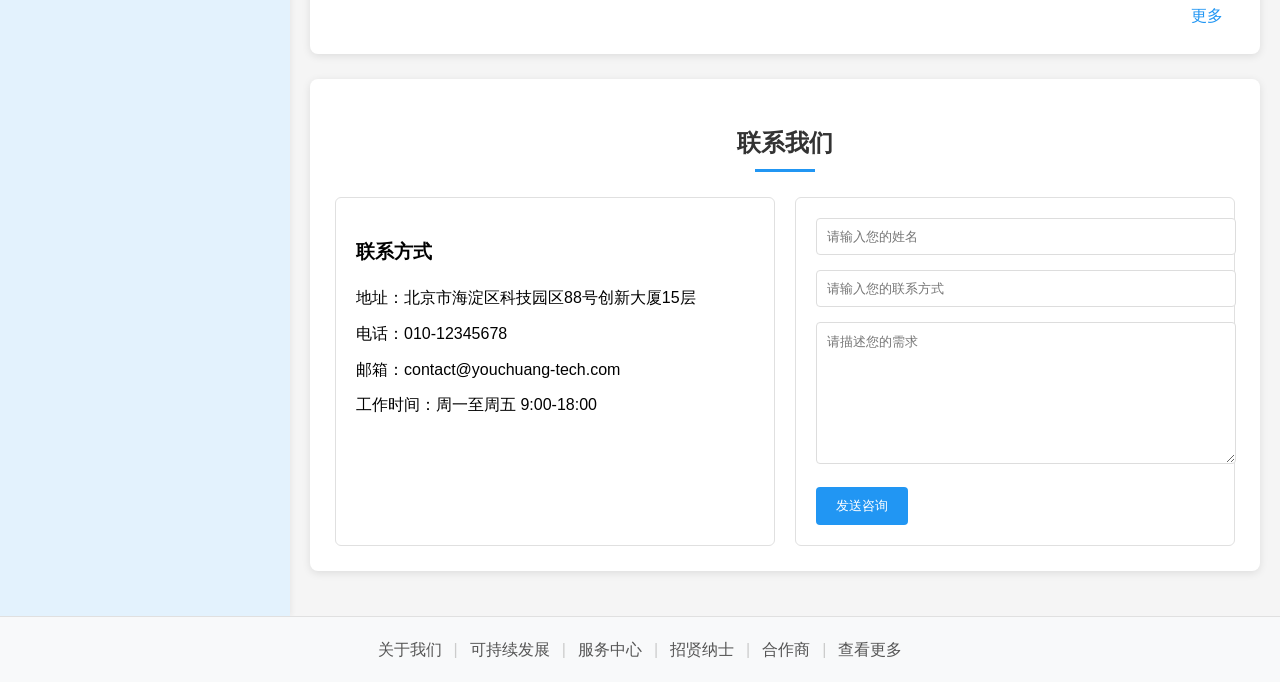
<file: job1.html>
<!DOCTYPE html>
<html lang="zh-CN">
<head>
    <meta charset="UTF-8">
    <meta name="viewport" content="width=device-width, initial-scale=1.0">
    <title>企业网站</title>
    <style>
        body {
            font-family: 'Arial', sans-serif;
            margin: 0;
            padding: 0;
            background-color: #f5f5f5;
            line-height: 1.6;
            display: flex;
            flex-direction: column;
            min-height: 100vh;
        }

        /* 导航栏样式 */
        nav {
            display: flex;
            justify-content: space-between;
            align-items: center;
            background-color: #e3f2fd;
            padding: 10px 20px;
            box-shadow: 0 2px 4px rgba(0,0,0,0.1);
        }

        .logo-container {
            display: flex;
            align-items: center;
        }

        .logo {
            width: 40px;
            height: 40px;
            background-color: #2196F3;
            border-radius: 5px;
            margin-right: 10px;
            display: flex;
            align-items: center;
            justify-content: center;
            color: white;
            font-weight: bold;
        }

        .company-name {
            font-size: 1.5rem;
            font-weight: bold;
            color: #2196F3;
        }

        nav a {
            color: #333;
            text-decoration: none;
            margin: 0 10px;
            padding: 5px 10px;
            border-radius: 4px;
            transition: all 0.3s ease;
        }

        nav a:hover, nav a.active {
            color: #2196F3;
            background-color: rgba(33, 150, 243, 0.1);
        }

        .search-consult {
            display: flex;
            align-items: center;
        }

        .search-consult input {
            padding: 6px 10px;
            margin-right: 10px;
            border: 1px solid #ddd;
            border-radius: 4px;
            transition: border-color 0.3s ease;
        }

        .search-consult input:focus {
            border-color: #2196F3;
            outline: none;
        }

        .search-consult button {
            padding: 6px 15px;
            background-color: #2196F3;
            color: white;
            border: none;
            border-radius: 4px;
            cursor: pointer;
            transition: background-color 0.3s ease;
        }

        .search-consult button:hover {
            background-color: #0b7dda;
        }

        /* 主内容区 */
        .container {
            display: flex;
            flex: 1;
        }

        /* 最新资讯区域 - 图片作为背景 */
        .news-banner {
            background-color: #e9f5fe; /* 与整体色调协调的浅蓝背景 */
            background-size: cover;
            background-position: center;
            background-repeat: no-repeat;
            border-radius: 8px;
            box-shadow: 0 2px 8px rgba(0,0,0,0.1);
            padding: 30px;
            margin-bottom: 25px;
            min-height: 250px;
            display: flex;
            flex-direction: column;
            position: relative;
            overflow: hidden;
        }

        /* 背景图片遮罩，确保文字清晰可读 */
        .news-banner::before {
            content: '';
            position: absolute;
            top: 0;
            left: 0;
            right: 0;
            bottom: 0;
            background-color: rgba(255, 255, 255, 0.85);
            z-index: 1;
        }

        .news-content {
            position: relative;
            z-index: 2;
            flex: 1;
            display: flex;
            flex-direction: column;
        }

        .news-placeholder {
            color: #888;
            text-align: center;
            padding: 40px 0;
            font-size: 1.2rem;
            font-style: italic;
        }

        .news-title {
            font-size: 1.8rem;
            margin-top: 0;
            margin-bottom: 15px;
            color: #1976D2;
        }

        .news-text {
            margin-bottom: 20px;
            color: #333;
            line-height: 1.8;
            max-width: 800px;
        }

        .news-actions {
            text-align: right;
            margin-top: auto;
        }

        .news-actions .btn {
            display: inline-block;
            padding: 10px 20px;
            background-color: #2196F3;
            color: white;
            text-decoration: none;
            border-radius: 4px;
            transition: all 0.3s ease;
            font-weight: 500;
            border: none;
            cursor: pointer;
            font-family: inherit;
            font-size: 1rem;
        }

        .news-actions .btn:hover {
            background-color: #0b7dda;
            transform: translateY(-2px);
            box-shadow: 0 4px 8px rgba(0,0,0,0.1);
        }

        /* 左侧栏样式 */
        .sidebar {
            width: 250px;
            background-color: #e3f2fd;
            padding: 20px;
            box-shadow: 2px 0 5px rgba(0,0,0,0.05);
        }

        .sidebar-section {
            margin-bottom: 25px;
            background-color: white;
            padding: 15px;
            border-radius: 6px;
            box-shadow: 0 1px 3px rgba(0,0,0,0.05);
        }

        .sidebar-section h3 {
            margin-top: 0;
            color: #2196F3;
            border-bottom: 2px solid #e3f2fd;
            padding-bottom: 8px;
        }

        .sidebar-section ul {
            padding-left: 20px;
        }

        .sidebar-section ul li {
            margin-bottom: 8px;
            transition: transform 0.2s ease;
        }

        .sidebar-section ul li:hover {
            transform: translateX(3px);
        }

        .sidebar-section a {
            color: #2196F3;
            text-decoration: none;
        }

        .sidebar-section a:hover {
            text-decoration: underline;
        }

        /* 主内容区样式 */
        .main-content {
            flex: 1;
            padding: 20px;
        }

        .module {
            background-color: white;
            padding: 25px;
            margin-bottom: 25px;
            border-radius: 8px;
            box-shadow: 0 2px 8px rgba(0,0,0,0.1);
        }

        .module-title {
            text-align: center;
            margin-bottom: 25px;
            color: #333;
            position: relative;
            padding-bottom: 10px;
        }

        .module-title:after {
            content: '';
            position: absolute;
            bottom: 0;
            left: 50%;
            transform: translateX(-50%);
            width: 60px;
            height: 3px;
            background-color: #2196F3;
        }

        .services, .about-content, .cases {
            display: flex;
            justify-content: space-between;
            gap: 20px;
        }

        .service-item, .about-item, .case-item {
            width: 30%;
            padding: 20px;
            background-color: white;
            border: 1px solid #e0e0e0;
            border-radius: 6px;
            box-shadow: 0 2px 5px rgba(0,0,0,0.05);
            transition: transform 0.3s ease, box-shadow 0.3s ease;
        }

        .service-item:hover, .about-item:hover, .case-item:hover {
            transform: translateY(-5px);
            box-shadow: 0 5px 15px rgba(0,0,0,0.1);
        }

        /* 链接样式 */
        .view-all {
            text-align: center;
            margin-top: 20px;
        }

        .view-more {
            text-align: right;
            margin-top: 15px;
        }

        .view-all a, .view-more a {
            color: #2196F3;
            text-decoration: none;
            padding: 6px 12px;
            border-radius: 4px;
            transition: all 0.3s ease;
        }

        .view-all a:hover, .view-more a:hover {
            background-color: #2196F3;
            color: white;
        }

        /* 联系我们和咨询表单 */
        .contact-form {
            display: flex;
            justify-content: space-between;
            gap: 20px;
        }

        .contact-info, .form-section {
            width: 48%;
            background-color: white;
            padding: 20px;
            border-radius: 6px;
            border: 1px solid #e0e0e0;
        }

        .contact-info p {
            margin: 10px 0;
        }

        .form-section input, .form-section textarea {
            width: 100%;
            padding: 10px;
            margin-bottom: 15px;
            border: 1px solid #ddd;
            border-radius: 4px;
            font-family: inherit;
            transition: border-color 0.3s ease;
        }

        .form-section input:focus, .form-section textarea:focus {
            border-color: #2196F3;
            outline: none;
        }

        .form-section textarea {
            min-height: 120px;
            resize: vertical;
        }

        .form-section button {
            padding: 10px 20px;
            background-color: #2196F3;
            color: white;
            border: none;
            border-radius: 4px;
            cursor: pointer;
            transition: background-color 0.3s ease;
        }

        .form-section button:hover {
            background-color: #0b7dda;
        }

        /* 底部导航样式 */
        .bottom-nav {
            background-color: #f8f9fa;
            padding: 20px 0;
            border-top: 1px solid #e0e0e0;
        }

        .bottom-nav-container {
            max-width: 1200px;
            margin: 0 auto;
            padding: 0 20px;
            text-align: center;
        }

        .bottom-nav-links {
            display: inline-flex;
            align-items: center;
            flex-wrap: wrap;
            justify-content: center;
        }

        .bottom-nav-links a {
            color: #555; /* 深灰色 */
            text-decoration: none;
            padding: 0 12px;
            transition: color 0.3s ease;
        }

        .bottom-nav-links a:hover,
        .bottom-nav-links a:focus {
            color: #2196F3; /* 点击后变蓝 */
        }

        .bottom-nav-links span {
            color: #ccc; /* 竖杠颜色 */
        }

        /* 响应式调整 */
        @media (max-width: 992px) {
            .news-banner {
                padding: 20px;
                min-height: auto;
            }
            
            .services, .about-content, .cases {
                flex-direction: column;
            }
            
            .service-item, .about-item, .case-item {
                width: 100%;
            }
            
            .contact-form {
                flex-direction: column;
            }
            
            .contact-info, .form-section {
                width: 100%;
            }
        }
    </style>
</head>
<body>
    <!-- 导航栏 -->
    <nav>
        <div class="logo-container">
            <div class="logo">E</div>
            <div class="company-name">优创科技</div>
        </div>
        <div>
            <a href="#" class="active">首页</a>
            <a href="#services">服务</a>
            <a href="#about">关于我们</a>
            <a href="#cases">案例展示</a>
            <a href="#reviews">客户评价</a>
            <a href="#contact">联系我们</a>
        </div>
        <div class="search-consult">
            <input type="text" placeholder="搜索...">
            <button>立即咨询</button>
        </div>
    </nav>

    <!-- 主容器 -->
    <div class="container">
        <!-- 左侧栏 -->
        <aside class="sidebar">
            <section class="sidebar-section">
                <h3>公告</h3>
                <ul>
                    <li>公司年度会议将于下月召开</li>
                    <li>新产品线即将发布，敬请期待</li>
                </ul>
                <a href="#">更多</a>
            </section>
            <section class="sidebar-section">
                <h3>常见问题</h3>
                <ul>
                    <li>如何申请成为我们的合作伙伴？</li>
                    <li>服务合同的有效期是多久？</li>
                </ul>
                <a href="#">更多</a>
            </section>
            <section class="sidebar-section">
                <h3>关注我们</h3>
                <p>微信公众号：优创科技服务号</p>
                <p>官方微博：@优创科技</p>
            </section>
            <section class="sidebar-section">
                <h3>客户评价</h3>
                <p>张先生: 我觉得他们的服务非常好！ ★★★★★</p>
                <p>李女士: 专业团队，值得信赖！ ★★★★☆</p>
            </section>
        </aside>

        <!-- 主内容区 -->
        <main class="main-content">
            <!-- 公司最新资讯大矩形区域 - 图片作为背景 -->
            <section class="news-banner" style="background-image: url('https://picsum.photos/1200/400?random=1');">
                <div class="news-content">
                    <!-- 如果没有图片，可取消下面一行的注释，并注释掉下面的标题和正文 -->
                    <!-- <div class="news-placeholder">图片 + 最新资讯</div> -->
                    
                    <h2 class="news-title">最新资讯标题</h2>
                    <p class="news-text">
                       图片＋相关信息                    </p>
                    <div class="news-actions">
                        <button class="btn">了解更多</button>
                    </div>
                </div>
            </section>

            <!-- 核心服务模块 -->
            <section class="module" id="services">
                <h2 class="module-title">核心服务</h2>
                <div class="services">
                    <div class="service-item">
                        <h3>技术咨询</h3>
                        <p>提供专业的技术解决方案和咨询服务，帮助企业解决技术难题，提升运营效率。</p>
                    </div>
                    <div class="service-item">
                        <h3>系统开发</h3>
                        <p>根据企业需求定制开发各类管理系统、业务平台，满足企业个性化业务需求。</p>
                    </div>
                    <div class="service-item">
                        <h3>数据分析</h3>
                        <p>通过专业数据分析工具和方法，为企业提供数据支持和决策建议，挖掘数据价值。</p>
                    </div>
                </div>
                <div class="view-all">
                    <a href="#">查看全部服务</a>
                </div>
            </section>

            <!-- 关于我们模块 -->
            <section class="module" id="about">
                <h2 class="module-title">关于我们</h2>
                <div class="about-content">
                    <div class="about-item">
                        <h3>企业简介</h3>
                        <p>优创科技成立于2010年，专注于为企业提供全方位的信息技术解决方案，拥有一支专业的技术团队和丰富的行业经验。</p>
                    </div>
                    <div class="about-item">
                        <h3>最新发展</h3>
                        <p>公司近期完成B轮融资，将进一步扩大业务范围，拓展国际市场，提升核心技术研发能力。</p>
                    </div>
                    <div class="about-item">
                        <h3>核心技术</h3>
                        <p>云计算解决方案<br>
                        大数据分析平台<br>
                        人工智能应用系统<br>
                        企业资源管理系统</p>
                    </div>
                </div>
                <div class="view-more">
                    <a href="#">更多</a>
                </div>
            </section>

            <!-- 成功案例展示 -->
            <section class="module" id="cases">
                <h2 class="module-title">成功案例展示</h2>
                <div class="cases">
                    <div class="case-item">
                        <h3>某大型制造企业ERP系统</h3>
                        <p>为企业量身定制的ERP系统，整合了生产、销售、库存等多个环节，提升管理效率30%。</p>
                    </div>
                    <div class="case-item">
                        <h3>电商平台数据分析项目</h3>
                        <p>通过大数据分析，帮助客户优化产品结构，提升转化率，增加销售额25%。</p>
                    </div>
                    <div class="case-item">
                        <h3>政府部门政务服务平台</h3>
                        <p>开发一站式政务服务平台，简化办事流程，提高服务效率，获得用户广泛好评。</p>
                    </div>
                </div>
                <div class="view-more">
                    <a href="#">更多</a>
                </div>
            </section>

            <!-- 联系我们 -->
            <section class="module" id="contact">
                <h2 class="module-title">联系我们</h2>
                <div class="contact-form">
                    <div class="contact-info">
                        <h3>联系方式</h3>
                        <p>地址：北京市海淀区科技园区88号创新大厦15层</p>
                        <p>电话：010-12345678</p>
                        <p>邮箱：contact@youchuang-tech.com</p>
                        <p>工作时间：周一至周五 9:00-18:00</p>
                    </div>
                    <div class="form-section">
                        <input type="text" placeholder="请输入您的姓名">
                        <input type="email" placeholder="请输入您的联系方式">
                        <textarea placeholder="请描述您的需求"></textarea>
                        <button>发送咨询</button>
                    </div>
                </div>
            </section>
        </main>
    </div>

    <!-- 底部导航 -->
    <footer class="bottom-nav">
        <div class="bottom-nav-container">
            <div class="bottom-nav-links">
                <a href="#">关于我们</a>
                <span>|</span>
                <a href="#">可持续发展</a>
                <span>|</span>
                <a href="#">服务中心</a>
                <span>|</span>
                <a href="#">招贤纳士</a>
                <span>|</span>
                <a href="#">合作商</a>
                <span>|</span>
                <a href="#">查看更多</a>
            </div>
        </div>
    </footer>
</body>
</html>
</file>
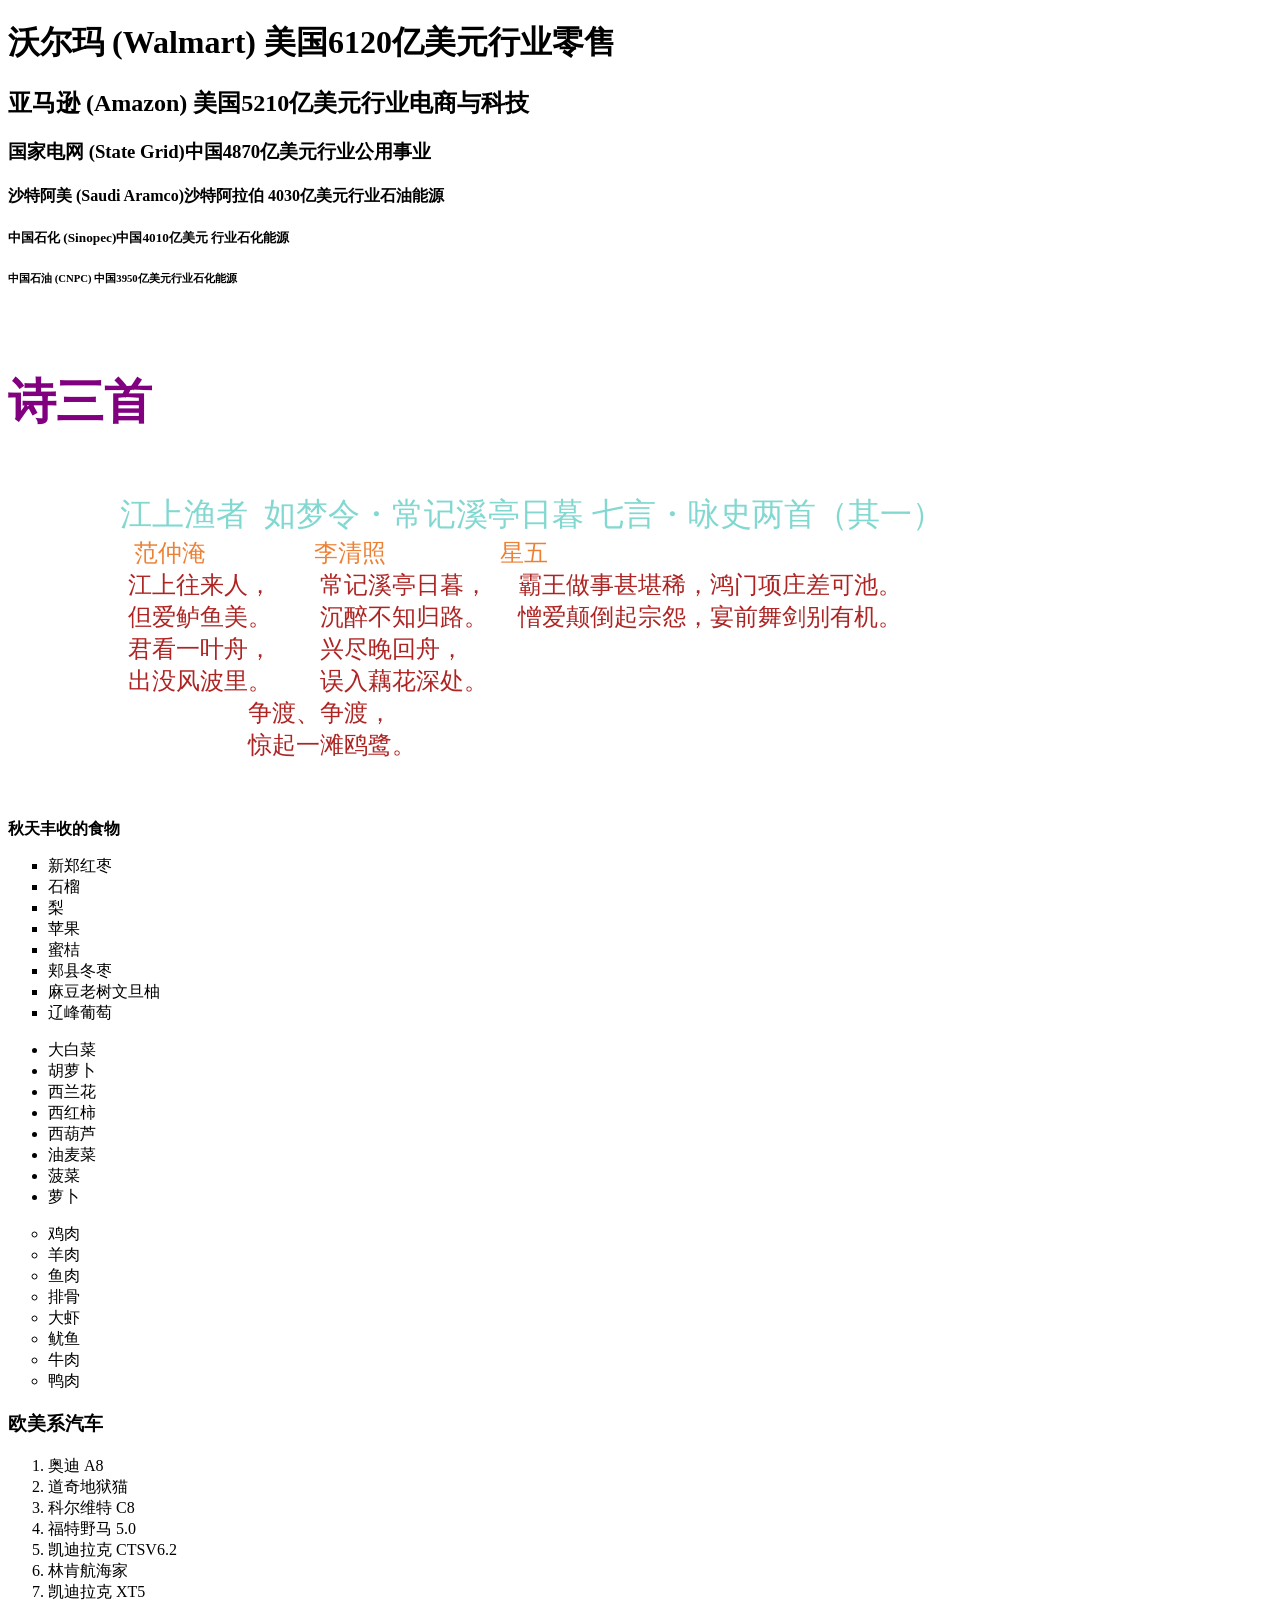
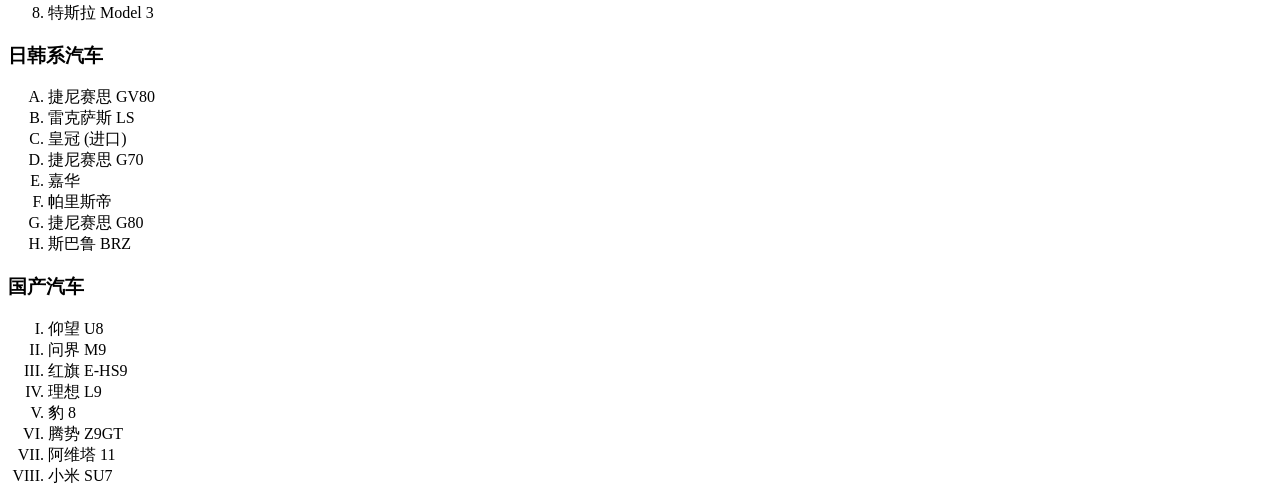
<file: job2.html>
<!DOCTYPE html>
<html lang="en">
<head>
    <meta charset="UTF-8">
    <meta name="viewport" content="width=device-width, initial-scale=1.0">
    <meta http-equiv="refresh" content="120;url=https://www.sdnu.edu.cn/index.htm?eqid=df66ebf9000137760000000364599dde">
    <title>赵_0620_job2</title>
</head>
<body>
    <p>
        <!-- 题目1 -->
        <h1>沃尔玛 (Walmart)	美国6120亿美元行业零售</h1>
        <h2>亚马逊 (Amazon)	美国5210亿美元行业电商与科技</h2>
        <h3>国家电网 (State Grid)中国4870亿美元行业公用事业</h3>
        <h4>沙特阿美 (Saudi Aramco)沙特阿拉伯	4030亿美元行业石油能源</h4>
        <h5>中国石化 (Sinopec)中国4010亿美元	行业石化能源</h5>
        <h6>中国石油 (CNPC)	中国3950亿美元行业石化能源</h6>
    </p>
    <p>
        <!-- 题目2 -->
        <pre>
            <font size="5" face="楷体" color="#AE2423"><h1><font color="purple">诗三首</font></h1>
                <font size="6" face="仿宋" color="#81D8D0">&nbsp;&nbsp;江上渔者&nbsp;&nbsp;如梦令・常记溪亭日暮&nbsp;七言・咏史两首（其一）</font>
                    <font size="5" face="隶书" color="#EC8136">&nbsp;范仲淹                  李清照                   星五</font>
                    江上往来人，&nbsp;&nbsp;&nbsp;&nbsp;&nbsp;&nbsp;&nbsp;&nbsp;常记溪亭日暮，&nbsp;&nbsp;&nbsp;&nbsp;&nbsp;霸王做事甚堪稀，鸿门项庄差可池。
                    但爱鲈鱼美。&nbsp;&nbsp;&nbsp;&nbsp;&nbsp;&nbsp;&nbsp;&nbsp;沉醉不知归路。&nbsp;&nbsp;&nbsp;&nbsp;&nbsp;憎爱颠倒起宗怨，宴前舞剑别有机。
                    君看一叶舟，&nbsp;&nbsp;&nbsp;&nbsp;&nbsp;&nbsp;&nbsp;&nbsp;兴尽晚回舟，  
                    出没风波里。&nbsp;&nbsp;&nbsp;&nbsp;&nbsp;&nbsp;&nbsp;&nbsp;误入藕花深处。
                                &nbsp;&nbsp;&nbsp;&nbsp;&nbsp;&nbsp;&nbsp;&nbsp;争渡、争渡，                                                       
                                &nbsp;&nbsp;&nbsp;&nbsp;&nbsp;&nbsp;&nbsp;&nbsp;惊起一滩鸥鹭。             
            </font>
        </pre>
    </p>
    <p>
        <!-- 题目3 -->
        <p><b>秋天丰收的食物</b></p>
        <ul>
        <li type="square">新郑红枣</li>
        <li type="square">石榴</li>
        <li type="square">梨</li>
        <li type="square">苹果</li>
        <li type="square">蜜桔</li>
        <li type="square">郏县冬枣</li>
        <li type="square">麻豆老树文旦柚</li>
        <li type="square">辽峰葡萄</li>
        </ul>
        <ul type="disc">
        <li>大白菜</li>
        <li>胡萝卜</li>
        <li>西兰花</li>
        <li>西红柿</li>
        <li>西葫芦</li>
        <li>油麦菜</li>
        <li>菠菜</li>
        <li>萝卜</li>
        </ul>
        <ul type="circle">
        <li>鸡肉</li>
        <li>羊肉</li>
        <li>鱼肉</li>
        <li>排骨</li>
        <li>大虾</li>
        <li>鱿鱼</li>
        <li>牛肉</li>
        <li>鸭肉</li>
        </ul>
    </p>
    <p>
        <!-- 题目4 -->
        <h3>欧美系汽车</h3>
        <ol>
            <li>奥迪 A8</li>
            <li>道奇地狱猫</li>
            <li>科尔维特 C8</li>
            <li>福特野马 5.0</li>
            <li>凯迪拉克 CTSV6.2</li>
            <li>林肯航海家</li>
            <li>凯迪拉克 XT5</li>
            <li>特斯拉 Model 3</li>
        </ol>
        <h3>日韩系汽车</h3>
        <ol type="A">
            <li>捷尼赛思 GV80</li>
            <li>雷克萨斯 LS</li>
            <li>皇冠 (进口)</li>
            <li>捷尼赛思 G70</li>
            <li>嘉华</li>
            <li>帕里斯帝</li>
            <li>捷尼赛思 G80</li>
            <li>斯巴鲁 BRZ</li>
        </ol>
        <h3>国产汽车</h3>
        <ol type="I">
            <li>仰望 U8</li>
            <li>问界 M9</li>
            <li>红旗 E-HS9</li>
            <li>理想 L9</li>
            <li>豹 8</li>
            <li>腾势 Z9GT</li>
            <li>阿维塔 11</li>
            <li>小米 SU7</li>
        </ol>
    </p>
</body>
</html>
</file>
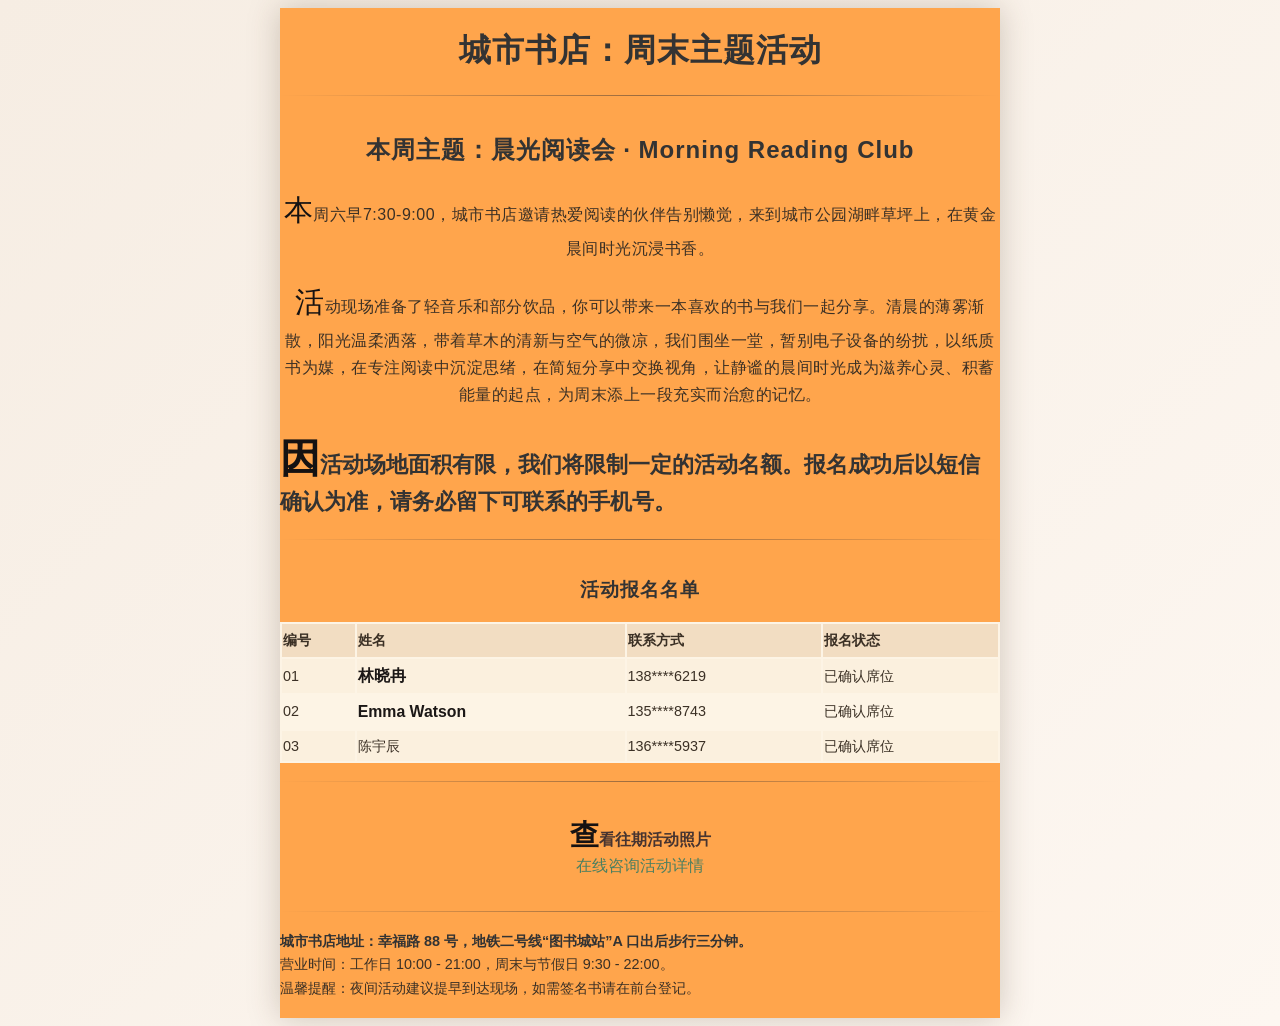
<file: job4.html>
<!DOCTYPE html>
<html lang="en">
<head>
    <meta charset="UTF-8">
    <meta name="viewport" content="width=device-width, initial-scale=1.0">
    <title>城市书店周末活动展示</title>
    <style>
        body {
            font-family: "Microsoft YaHei", Arial, sans-serif;
            background:  linear-gradient(135deg, #f6ede3, #fdf7f1);
            color: #3b3025;
            text-align: center;
        }

        .page {
        display: inline-block;
        background-color: #FFA54C;
        box-shadow: 0 0 30px rgba(80, 58, 35, 0.25);
        text-align: left;
        max-width: 720px;
        }

        .divider {
            height: 1px;
            background: linear-gradient(to right, rgba(91,70,54,0), rgba(91,70,54,0.6), rgba(91,70,54,0));
        }

        h1, h2, h3, h4, h5, h6 {
            color: #030303;
            letter-spacing: 1px;
        }

        .center {
            text-align: center;
        }

        .right {
            text-align: right;
        }

        p#intro {
            font-size: 140%;
            font-weight: bold;
            color: #333333;
        }

        .intro-text {
            line-height: 1.7;
            letter-spacing: 0.5px;
        }

        p::first-letter {
            font-size: 180%;
            color: #151212;
        }

        .section-title {
            text-align: center;
        }

        /* 表格部分 */
        table {
            width: 100%;
            background-color: #fdf4e5;
            font-size: 90%;
        }

        th {
            background-color: #f2ddc2;
            font-weight: bold;
            text-align: left;
            line-height: 2.2;
        }

        td {
            line-height: 2.0;
        }

        /* 斑马纹行效果，让表格更易读 */
        table tr:nth-child(even) {
            background-color: #fbf0de;
        }

        /* 鼠标移入整行高亮显示 */
        table tr:hover {
            background-color: #eed8be;
        }

        div table a {
            font-weight: bold;
            font-size: 110%;
            color: #333333;
        }

        /* 全局链接伪类样式 */
        a:link {
            color: #1b1716;
            text-decoration: none;
        }

        a:visited {
            color: #7a7b52;
            text-decoration: none;
        }

        a:hover {
            color: #e36a4c;
            text-decoration: underline;
        }

        a:active {
            color: #3c4f9f;
            text-decoration: underline;
        }

        /* 带类名的链接：重点与次要链接 */
        a.red:link {
            color: #473430;
        }

        a.red:active {
            color: #3046a1;
        }

        a.blue:link {
            color: #4b7f60;
        }

        a.blue:active {
            color: #a53aa4;
        }

        /* div 的第一行高亮 */
        div::first-line {
            color: #333333;
            font-weight: bold;
        }

        /* 底部公告文字略小 */
        .notice {
            font-size: 90%;
            line-height: 1.6;
        }
    </style>
</head>
<body>
    <div class="page">
        <h1 class="center">城市书店：周末主题活动</h1>
        <div class="divider"></div><br>
        <div>
            <h2 id="intro-text" class="center">本周主题：晨光阅读会 · Morning Reading Club</h2>
            <p class="intro-text center">
                本周六早7:30-9:00，城市书店邀请热爱阅读的伙伴告别懒觉，来到城市公园湖畔草坪上，在黄金晨间时光沉浸书香。
            </p>
            <p class="intro-text center">
                活动现场准备了轻音乐和部分饮品，你可以带来一本喜欢的书与我们一起分享。清晨的薄雾渐散，阳光温柔洒落，带着草木的清新与空气的微凉，我们围坐一堂，暂别电子设备的纷扰，以纸质书为媒，在专注阅读中沉淀思绪，在简短分享中交换视角，让静谧的晨间时光成为滋养心灵、积蓄能量的起点，为周末添上一段充实而治愈的记忆。
            </p>
            <p id="intro">
                因活动场地面积有限，我们将限制一定的活动名额。报名成功后以短信确认为准，请务必留下可联系的手机号。
            </p>
        </div>
        <div class="divider"></div><br>
        <div>
            <h3 class="section-title">活动报名名单</h3>
            <table>
                <tr>
                    <th>编号</th>
                    <th>姓名</th>
                    <th>联系方式</th>
                    <th>报名状态</th>
                </tr>
                <tr>
                    <td>01</td>
                    <td><a href="https://example.com/person1">林晓冉</a></td>
                    <td>138****6219</td>
                    <td>已确认席位</td>
                </tr>
                <tr>
                    <td>02</td>
                    <td><a href="https://example.com/person2">Emma Watson</a></td>
                    <td>135****8743</td>
                    <td>已确认席位</td>
                </tr>
                <tr>
                    <td>03</td>
                    <td>陈宇辰</td>
                    <td>136****5937</td>
                    <td>已确认席位</td>
                </tr>
            </table>
        </div>
        <br><div class="divider"></div><br>

        <div class="center">
            <p>
                <a class="red" href="https://hongchenwusdnu.github.io/bookstore/job4.html">查看往期活动照片</a><br>
                <a class="blue" href="https://zhr-116.github.io/Code/job3/job3.html">在线咨询活动详情</a>
            </p>
        </div>

        <br><div class="divider"></div><br>

        <div class="notice">
            城市书店地址：幸福路 88 号，地铁二号线“图书城站”A 口出后步行三分钟。<br>
            营业时间：工作日 10:00 - 21:00，周末与节假日 9:30 - 22:00。<br>
            温馨提醒：夜间活动建议提早到达现场，如需签名书请在前台登记。
        </div>
        <br>
    </div>
</body>
</html>
</file>
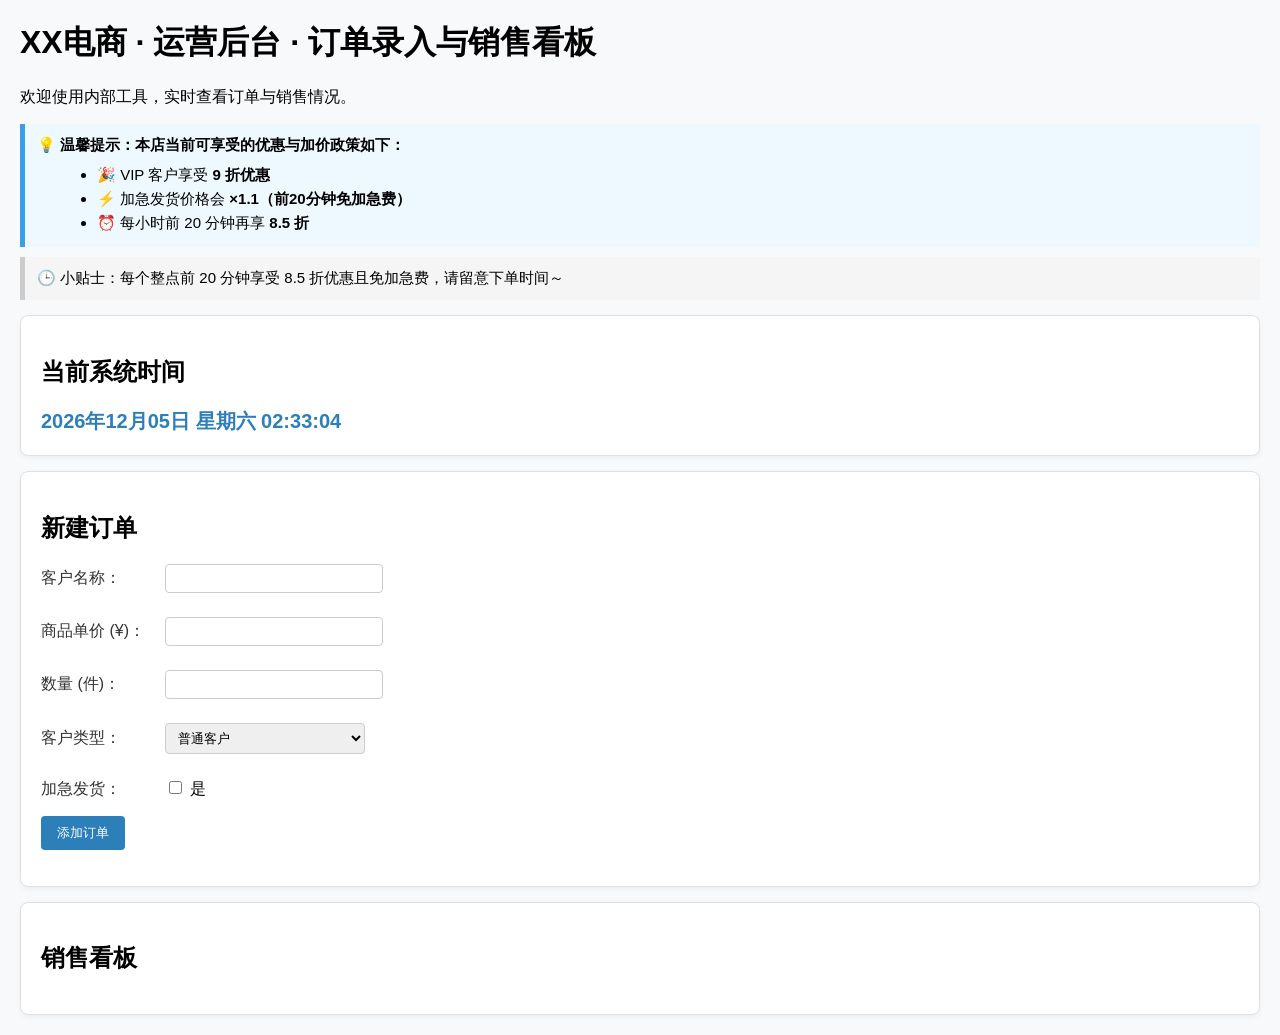
<file: job5.html>
<!DOCTYPE html>
<html lang="zh-CN">
<head>
  <meta charset="UTF-8">
  <title>XX电商 · 订单录入与销售看板</title>
  <style>
    body { 
      font-family: "Microsoft Yahei", Arial, sans-serif; 
      margin: 20px; 
      background-color: #f8f9fa; 
    }
    .box { 
      border:1px solid #e0e0e0; 
      padding:20px; 
      margin:15px 0; 
      border-radius: 8px; 
      box-shadow: 0 2px 5px rgba(0,0,0,0.05);
      background-color: white; 
    .clock { 
        font-size: 20px;
        font-weight: bold; 
        color: #2c7fb8; 
    }
    label { 
      display:inline-block; 
      width: 120px; 
      font-weight: 500; 
      color: #333; 
    }
    input[type="text"], select {
      padding: 6px 8px; 
      border: 1px solid #ccc;
      border-radius: 4px;
      width: 200px; 
      margin-bottom: 8px; 
    }
    
    button {
      padding: 8px 16px;
      background-color: #2c7fb8;
      color: white;
      border: none;
      border-radius: 4px;
      cursor: pointer; 
    }
    button:hover {
      background-color: #1f689b; 
    }
    
    table { 
      border-collapse: collapse; 
      width:100%; 
      margin-top:15px; 
    }
    th {
      border:1px solid #e0e0e0; 
      padding:8px 10px; 
      text-align:center;
      background-color: #f5f5f5; 
      color: #333;
    }
    td { 
      border:1px solid #e0e0e0; 
      padding:8px 10px; 
      text-align:center;
    }
    tr:hover {
      background-color: #f9f9f9; 
    }
  </style>
</head>
<body>

<!-- ===================== 顶部标题 ===================== -->
<script>
  document.write("<h1>XX电商 · 运营后台 · 订单录入与销售看板</h1>");
  document.write("<p>欢迎使用内部工具，实时查看订单与销售情况。</p>");

  // ===================== 全局优惠 + 加价温馨提示 =====================
  document.write(`
  <div style="padding:12px; background:#eef9ff; border-left:5px solid #3aa0e6; margin:10px 0; font-size:15px;">
    <strong>💡 温馨提示：本店当前可享受的优惠与加价政策如下：</strong>
    <ul style="margin:8px 0 0 20px; line-height:1.6;">
      <li>🎉 VIP 客户享受 <strong>9 折优惠</strong></li>
      <li>⚡ 加急发货价格会 <strong>×1.1（前20分钟免加急费）</strong></li>
      <li>⏰ 每小时前 20 分钟再享 <strong>8.5 折</strong></li>
    </ul>
  </div>
  `);

  // ===================== 当前分钟动态活动提示 =====================
  var nowForBanner = new Date();
  var minuteForBanner = nowForBanner.getMinutes();

  if (minuteForBanner >= 0 && minuteForBanner <= 19) {
    document.write(`
      <div style="padding:12px; background:#fffbe6; border-left:5px solid #f4d06f; margin:10px 0; font-size:15px;">
        ⏳ 当前为前 20 分钟！本单可额外享受 <strong>8.5 折</strong> 时段优惠，且加急免加价！
      </div>
    `);
  } else {
    document.write(`
      <div style="padding:12px; background:#f5f5f5; border-left:5px solid #ccc; margin:10px 0; font-size:15px;">
        🕒 小贴士：每个整点前 20 分钟享受 8.5 折优惠且免加急费，请留意下单时间～
      </div>
    `);
  }
</script>

<!-- ===================== 时钟区 ===================== -->
<div class="box">
  <h2>当前系统时间</h2>
  <div id="clock" class="clock"></div>
</div>

<!-- ===================== 订单录入 ===================== -->
<div class="box">
  <h2>新建订单</h2>
  <form onsubmit="return validateForm();">
    <p>
      <label>客户名称：</label>
      <input type="text" id="customerName">
    </p>
    <p>
      <label>商品单价 (¥)：</label>
      <input type="text" id="priceInput">
    </p>
    <p>
      <label>数量 (件)：</label>
      <input type="text" id="qtyInput">
    </p>
    <p>
      <label>客户类型：</label>
      <select id="customerType">
        <option value="normal">普通客户</option>
        <option value="vip">VIP 客户</option>
      </select>
    </p>
    <p>
      <label>加急发货：</label>
      <input type="checkbox" id="urgentFlag"> 是
    </p>
    <p><button type="submit">添加订单</button></p>
  </form>
  <div id="orderResult"></div>
</div>

<!-- ===================== 销售看板 ===================== -->
<div class="box">
  <h2>销售看板</h2>
  <div id="dashboard"></div>
  <div id="orderTable"></div>
</div>

<script>
  // 补零函数
  function padZero(n) {
    return n < 10 ? "0" + n : n;
  }

  // 时钟更新函数
  function updateClock() {
    var now = new Date();
    var y = now.getFullYear();
    var m = now.getMonth() + 1;
    var d = now.getDate();
    var hh = now.getHours();
    var mm = now.getMinutes();
    var ss = now.getSeconds();

    var weekNames = ["日", "一", "二", "三", "四", "五", "六"];
    var w = weekNames[now.getDay()];

    var timeStr =
      y + "年" + padZero(m) + "月" + padZero(d) +
      "日 星期" + w + " " +
      padZero(hh) + ":" + padZero(mm) + ":" + padZero(ss);

    document.getElementById("clock").innerHTML = timeStr;
  }

  updateClock();
  setInterval(updateClock, 1000);

  // 全局订单数组
  var orders = [];

  // 表单校验逻辑
  function validateForm() {
    var nameStr = document.getElementById("customerName").value;
    var priceStr = document.getElementById("priceInput").value;
    var qtyStr = document.getElementById("qtyInput").value;
    var typeStr = document.getElementById("customerType").value;
    var urgentChecked = document.getElementById("urgentFlag").checked;

    var valid = true;

    if (nameStr == null || nameStr.trim() === "") {
      alert("客户名称不能为空！");
      valid = false;
    }

    var price = parseFloat(priceStr);
    if (isNaN(price) || price <= 0) {
      alert("商品单价必须是大于 0 的数字！");
      valid = false;
    }

    var qty = parseInt(qtyStr, 10);
    if (isNaN(qty) || qty <= 0) {
      alert("数量必须是大于 0 的整数！");
      valid = false;
    }

    if (!valid) {
      document.getElementById("orderResult").innerHTML =
        "<p>订单录入失败，请检查输入。</p>";
      return false;
    }

    processOrder(nameStr.trim(), price, qty, typeStr === "vip", urgentChecked);
    return false;
  }

  // 订单业务逻辑（核心修改区域）
  function processOrder(customerName, price, quantity, isVip, isUrgent) {
    var baseTotal = price * quantity;
    var afterVip = isVip ? baseTotal * 0.9 : baseTotal;
    
    // ========== 加急加价逻辑 ==========
    var afterUrgent = afterVip; // 初始化为VIP后金额（默认不加价）
    var now = new Date();
    var minute = now.getMinutes();
    // 仅当「非前20分钟」且「勾选加急」时，才收取1.1倍加价
    if (minute > 19 && isUrgent) {
      afterUrgent = afterVip * 1.1;
    }

    var hitTimeDiscount = false;
    var finalTotal = afterUrgent;

    if (minute >= 0 && minute <= 19) {
      finalTotal *= 0.85;
      hitTimeDiscount = true;
    }

    var isImportant = isVip && finalTotal > 1000;

    // ========== 加急提示（区分免加价/加收） ==========
    var tipsHtml = "<ul>";
    tipsHtml += isVip ? "<li>VIP 9折已应用</li>" : "<li>普通客户无 VIP 优惠</li>";
    // 区分前20分钟/非20分钟的加急提示
    if (isUrgent) {
      tipsHtml += minute <= 19 ? "<li>加急已应用（前20分钟免加急费）</li>" : "<li>加急 ×1.1 已应用</li>";
    } else {
      tipsHtml += "<li>未加急</li>";
    }
    tipsHtml += hitTimeDiscount ? "<li>命中前二十分钟 ×0.85</li>" : "<li>无时段折扣</li>";
    tipsHtml += "</ul>";

    document.getElementById("orderResult").innerHTML =
      "<h3>订单录入成功：</h3>" +
      "<p>客户名称：" + customerName + "</p>" +
      "<p>基础金额：¥" + baseTotal.toFixed(2) + "</p>" +
      "<p>VIP 后：¥" + afterVip.toFixed(2) + "</p>" +
      "<p>加急后：¥" + afterUrgent.toFixed(2) + "</p>" +
      "<p>最终金额：¥" + finalTotal.toFixed(2) + "</p>" +
      "<p>订单类型：" + (isImportant ? "大额 VIP" : "普通订单") + "</p>" +
      "<div style='background:#eef; padding:8px;'>优惠详情：" + tipsHtml + "</div>";

    orders.push({
      name: customerName,
      price: price,
      qty: quantity,
      baseTotal: baseTotal,
      finalTotal: finalTotal,
      isVip: isVip,
      isUrgent: isUrgent,
      hitTimeDiscount: hitTimeDiscount
    });

    renderDashboard();
  }

  // 销售看板
  function renderDashboard() {
    var count = orders.length;
    var totalSales = 0;

    for (var i = 0; i < orders.length; i++) {
      totalSales += orders[i].finalTotal;
    }

    var avg = count > 0 ? totalSales / count : 0;

    document.getElementById("dashboard").innerHTML =
      "<p>订单数：" + count + "</p>" +
      "<p>销售总额：¥" + totalSales.toFixed(2) + "</p>" +
      "<p>平均客单价：¥" + avg.toFixed(2) + "</p>";

    var tableHtml = "<table><tr>" +
      "<th>客户名称</th><th>单价</th><th>数量</th><th>基础金额</th><th>最终金额</th><th>VIP</th><th>加急</th><th>前二十分钟</th></tr>";

    for (var j = 0; j < orders.length; j++) {
      var o = orders[j];
      tableHtml += "<tr>" +
        "<td>" + o.name + "</td>" +
        "<td>" + o.price.toFixed(2) + "</td>" +
        "<td>" + o.qty + "</td>" +
        "<td>" + o.baseTotal.toFixed(2) + "</td>" +
        "<td>" + o.finalTotal.toFixed(2) + "</td>" +
        "<td>" + (o.isVip ? "是" : "否") + "</td>" +
        "<td>" + (o.isUrgent ? "是" : "否") + "</td>" +
        "<td>" + (o.hitTimeDiscount ? "是" : "否") + "</td>" +
        "</tr>";
    }

    tableHtml += "</table>";
    document.getElementById("orderTable").innerHTML = tableHtml;
  }
</script>

</body>
</html>
</file>
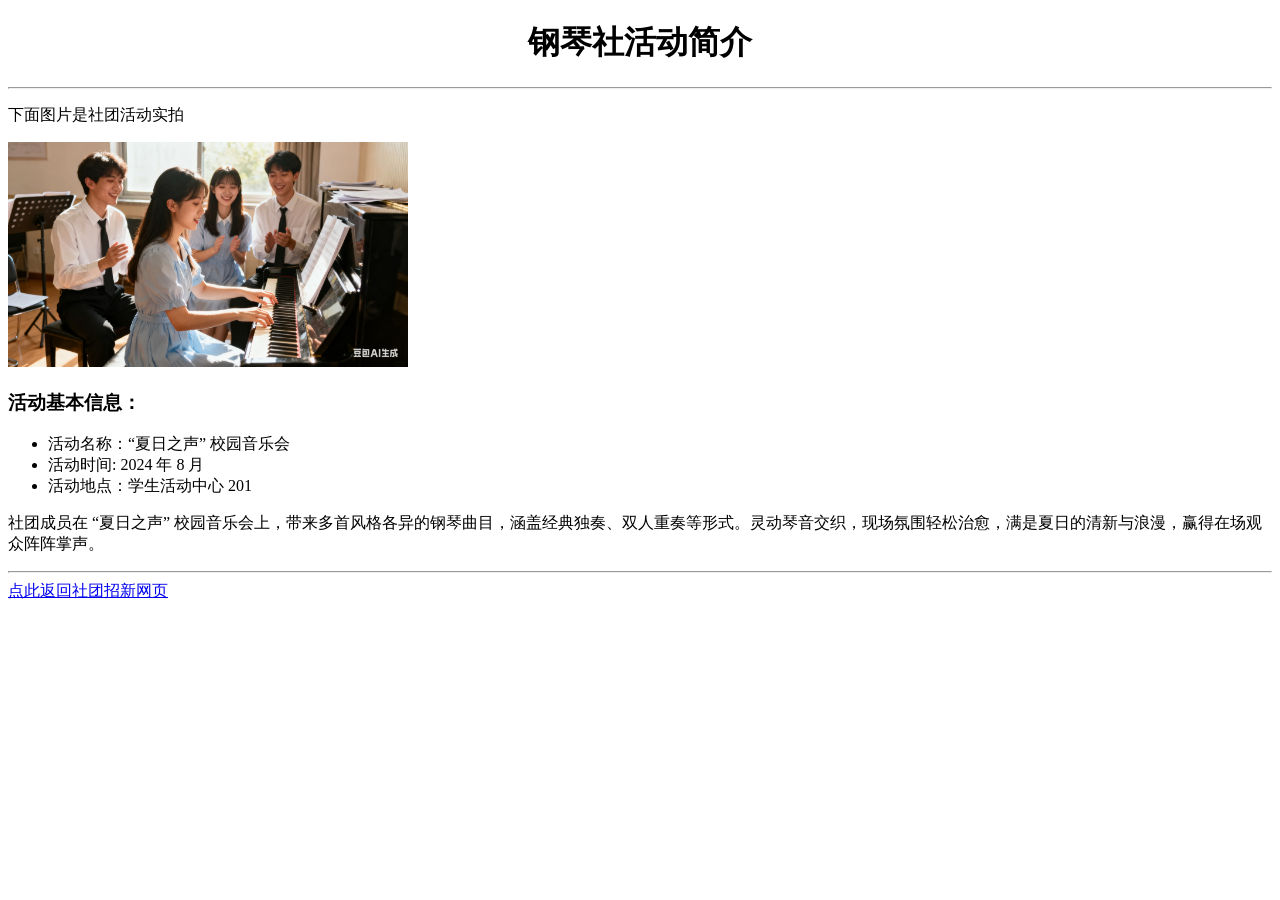
<file: job3/job3-detail.html>
<!DOCTYPE html>
<html lang="en">
<head>
    <meta charset="UTF-8">
    <meta name="viewport" content="width=device-width, initial-scale=1.0">
    <title>钢琴社活动简介</title>
</head>
<body>
    <div align="center">
        <h1>钢琴社活动简介</h1>
    </div>

    <hr>
    <p>下面图片是社团活动实拍</p>
    <img src="日常.jpg" alt="社团日常照" width="400">
    
    <h3>活动基本信息：</h3>
    <ul>
        <li>活动名称：“夏日之声” 校园音乐会</li>
        <li>活动时间: 2024 年 8 月</li>
        <li>活动地点：学生活动中心 201</li>
    </ul>

    <p>
        社团成员在 “夏日之声” 校园音乐会上，带来多首风格各异的钢琴曲目，涵盖经典独奏、双人重奏等形式。灵动琴音交织，现场氛围轻松治愈，满是夏日的清新与浪漫，赢得在场观众阵阵掌声。
    </p>
    <hr>

    <a href="job3.html" target="_blank">点此返回社团招新网页</a>
</body>
</html>
</file>
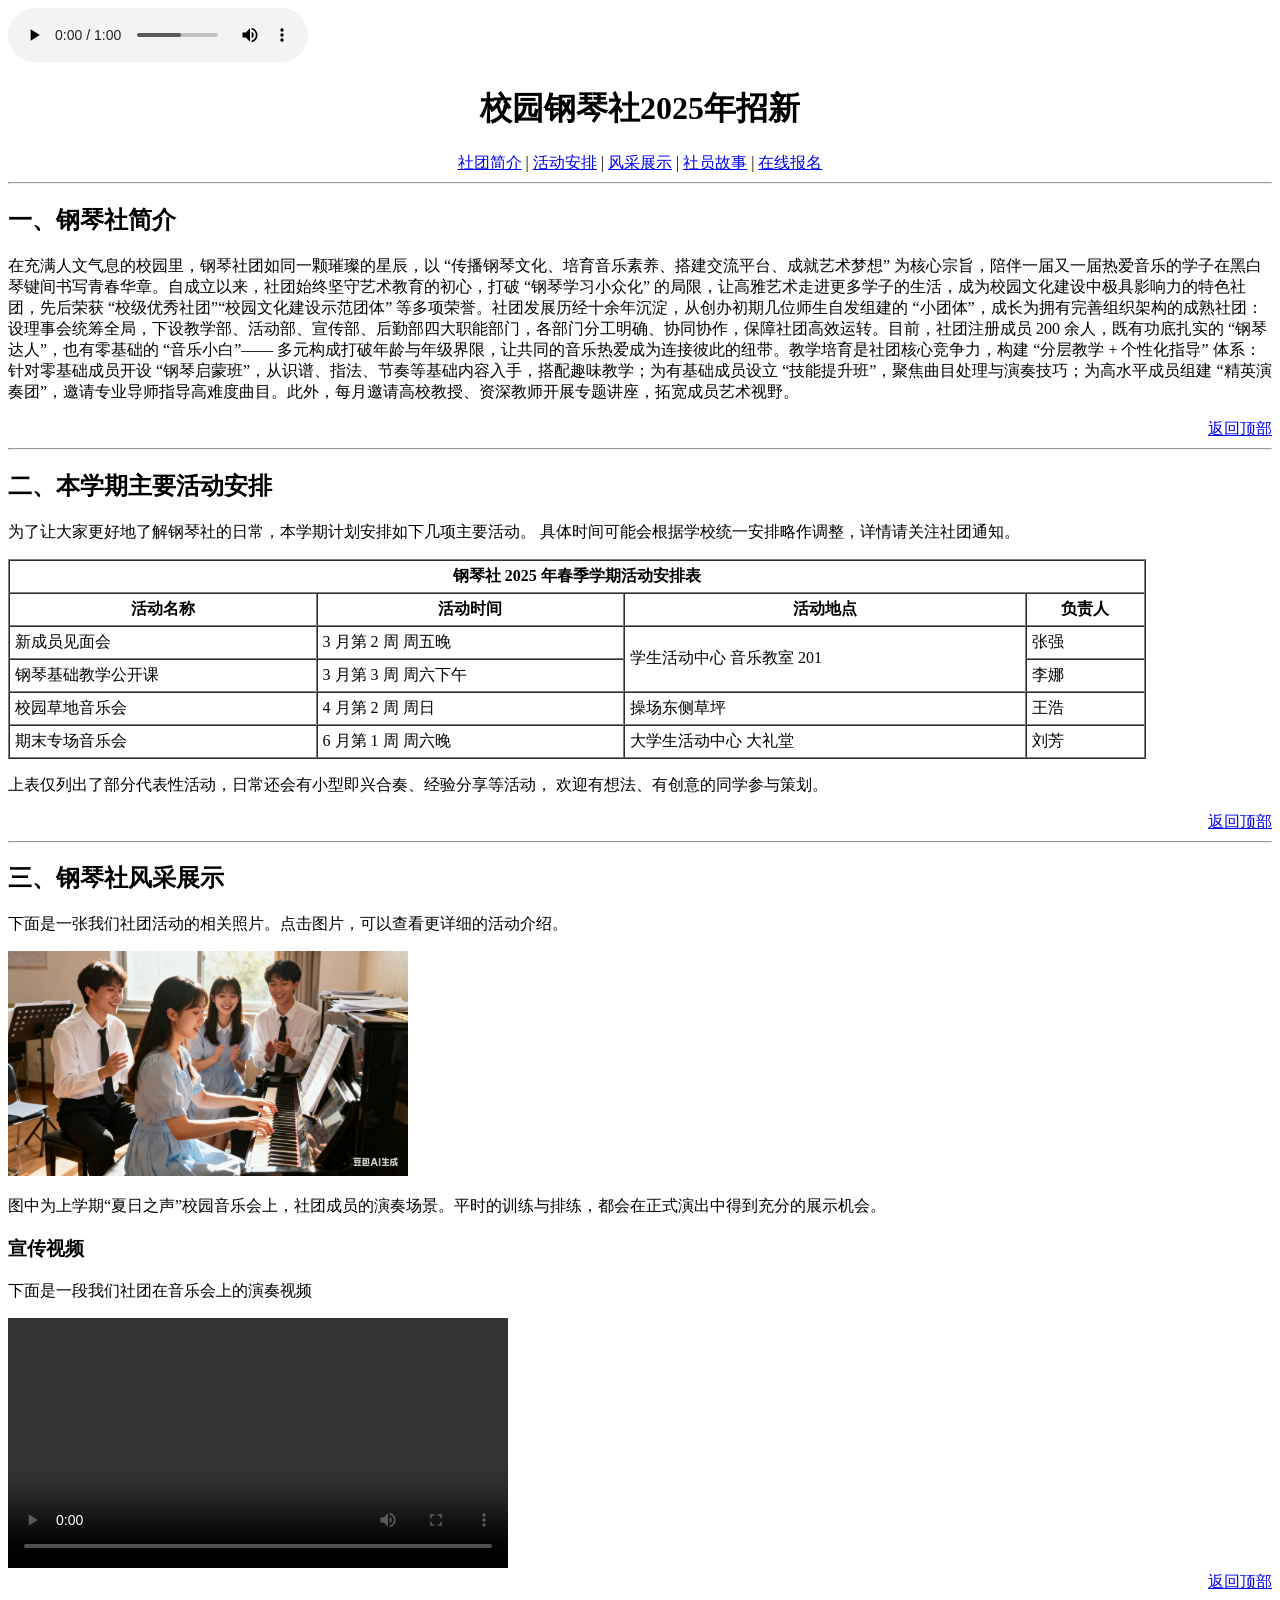
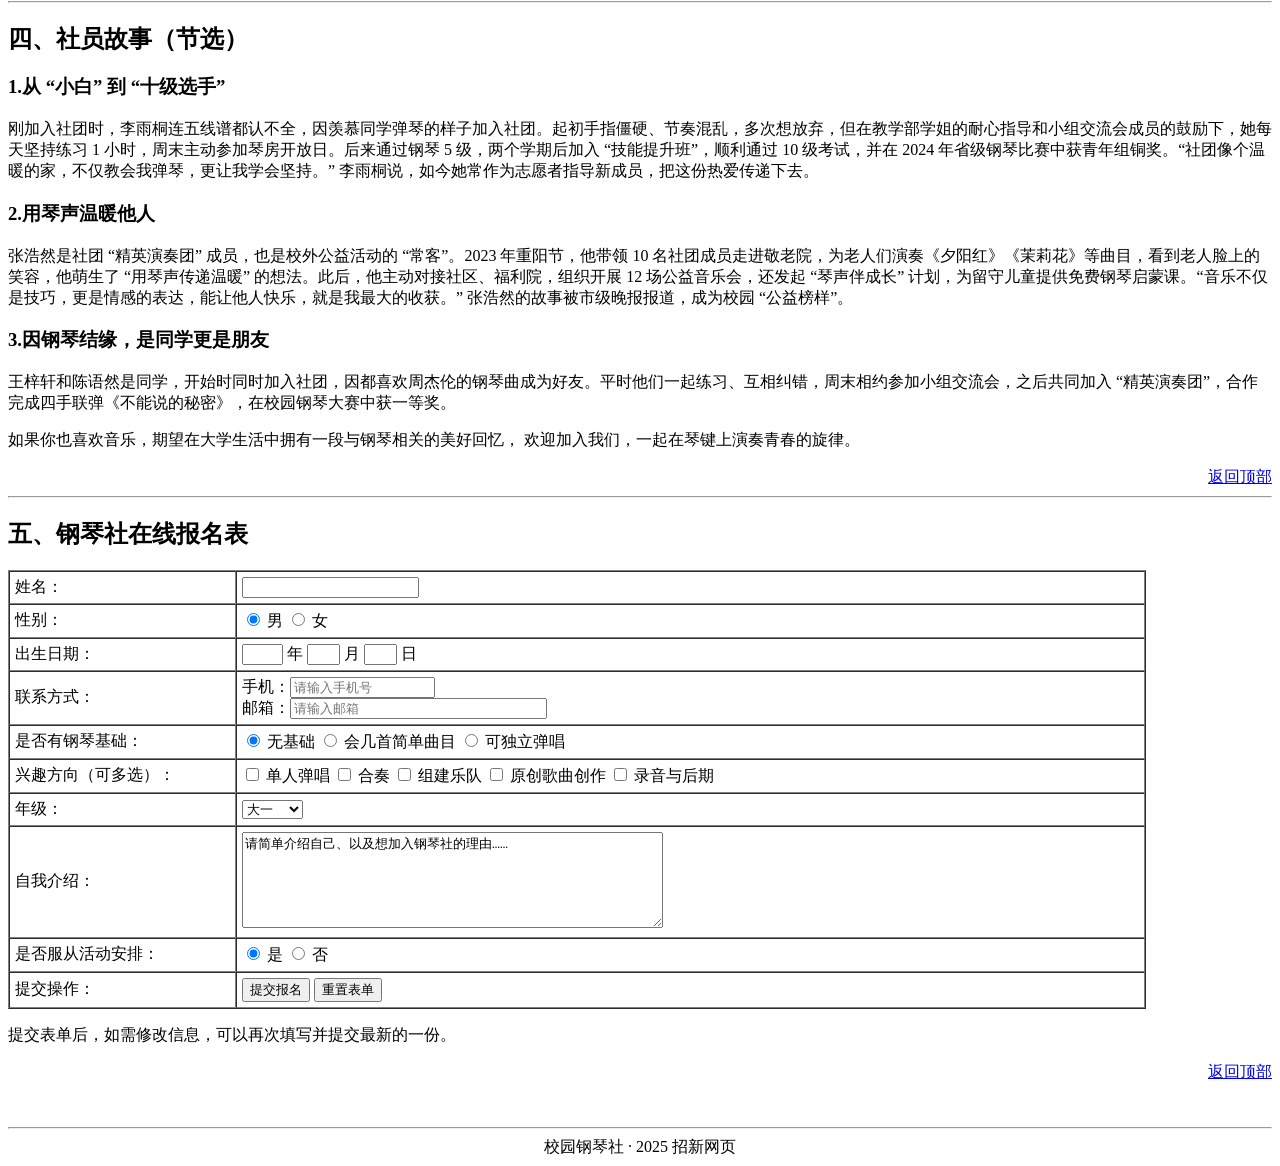
<file: job3/job3.html>
<!DOCTYPE html>
<html lang="en">
<head>
    <meta charset="UTF-8">
    <meta name="viewport" content="width=device-width, initial-scale=1.0">
    <title>校园钢琴社2025年招新网页</title>
</head>
<body>
    <!-- 背景音频 自动循环播放 可能因浏览器原因无法自动播放 -->
    <audio src="《Romantic Whispers of the Piano in the Campus》无与伦比的甜筒.mp3"
        controls
        autoplay="autoplay"
        loop="loop">
        您的浏览器不支持 audio标签
    </audio>

    <a name="top"></a>
    <div align="center">
        <h1>校园钢琴社2025年招新</h1>
    </div>
    <div align="center">
        <a href="#intro">社团简介</a>
        <span>|</span>
        <a href="#adv">活动安排</a>
        <span>|</span>
        <a href="#show">风采展示</a>
        <span>|</span>
        <a href="#story">社员故事</a>
        <span>|</span>
        <a href="#sign">在线报名</a>
    </div>
    <hr>


    <!-- 第一部分  简要介绍 -->
    <a name="intro"></a>
    <h2>一、钢琴社简介</h2>
    <p>在充满人文气息的校园里，钢琴社团如同一颗璀璨的星辰，以 “传播钢琴文化、培育音乐素养、搭建交流平台、成就艺术梦想” 为核心宗旨，陪伴一届又一届热爱音乐的学子在黑白琴键间书写青春华章。自成立以来，社团始终坚守艺术教育的初心，打破 “钢琴学习小众化” 的局限，让高雅艺术走进更多学子的生活，成为校园文化建设中极具影响力的特色社团，先后荣获 “校级优秀社团”“校园文化建设示范团体” 等多项荣誉。​
社团发展历经十余年沉淀，从创办初期几位师生自发组建的 “小团体”，成长为拥有完善组织架构的成熟社团：设理事会统筹全局，下设教学部、活动部、宣传部、后勤部四大职能部门，各部门分工明确、协同协作，保障社团高效运转。目前，社团注册成员 200 余人，既有功底扎实的 “钢琴达人”，也有零基础的 “音乐小白”—— 多元构成打破年龄与年级界限，让共同的音乐热爱成为连接彼此的纽带。​
教学培育是社团核心竞争力，构建 “分层教学 + 个性化指导” 体系：针对零基础成员开设 “钢琴启蒙班”，从识谱、指法、节奏等基础内容入手，搭配趣味教学；为有基础成员设立 “技能提升班”，聚焦曲目处理与演奏技巧；为高水平成员组建 “精英演奏团”，邀请专业导师指导高难度曲目。此外，每月邀请高校教授、资深教师开展专题讲座，拓宽成员艺术视野。</p>
    <div align="right"><a href="#top">返回顶部</a></div>
    <hr>

    <!-- 第二部分 主要活动 -->
    <a name="adv"></a>
    <h2>二、本学期主要活动安排</h2>
    <p>为了让大家更好地了解钢琴社的日常，本学期计划安排如下几项主要活动。 具体时间可能会根据学校统一安排略作调整，详情请关注社团通知。</p>
    <table border="1" cellspacing="0" cellpadding="5" width="90%">
        <thead>
            <tr>
                <th colspan="4">钢琴社 2025 年春季学期活动安排表</th>
            </tr>
        </thead>
        <tbody>
            <tr>
                <th>活动名称</th>
                <th>活动时间</th>
                <th>活动地点</th>
                <th>负责人</th>
            </tr>
            <tr>
                <td>新成员见面会</td>
                <td>3 月第 2 周 周五晚</td>
                <td rowspan="2">学生活动中心 音乐教室 201</td>
                <td>张强</td>
            </tr>
            <tr>
                <td>钢琴基础教学公开课</td>
                <td>3 月第 3 周 周六下午</td>
                <td>李娜</td>
            </tr>
            <tr>
                <td>校园草地音乐会</td>
                <td>4 月第 2 周 周日</td>
                <td>操场东侧草坪</td>
                <td>王浩</td>
            </tr>
            <tr>
                <td>期末专场音乐会</td>
                <td>6 月第 1 周 周六晚</td>
                <td>大学生活动中心 大礼堂</td>
                <td>刘芳</td>
            </tr>
        </tbody>
    </table>

    <p>上表仅列出了部分代表性活动，日常还会有小型即兴合奏、经验分享等活动， 欢迎有想法、有创意的同学参与策划。</p>
    <div align="right"><a href="#top">返回顶部</a></div>
    <hr>

    <!-- 第三部分 风采展示 -->
    <a name="show"></a>

    <h2>三、钢琴社风采展示</h2>

    <p>下面是一张我们社团活动的相关照片。点击图片，可以查看更详细的活动介绍。</p>

    <a href="job3-detail.html" target="_blank">
        <img src="日常.jpg" alt="社团日常照" title="点击了解更多信息" width="400">
    </a>
    <p>图中为上学期“夏日之声”校园音乐会上，社团成员的演奏场景。平时的训练与排练，都会在正式演出中得到充分的展示机会。</p>

    <h3>宣传视频</h3>
    <p>下面是一段我们社团在音乐会上的演奏视频</p>
    <video src="演奏视频.mp4" controls width="500"></video>
    <div align="right"><a href="#top">返回顶部</a></div>
    <hr>


    <!-- 第四部分 社团成员的成长故事 -->
    <a name="story"></a>
    <h2>四、社员故事（节选）</h2>
    <h3>1.从 “小白” 到 “十级选手”​</h3>
    <p>
        刚加入社团时，李雨桐连五线谱都认不全，因羡慕同学弹琴的样子加入社团。起初手指僵硬、节奏混乱，多次想放弃，但在教学部学姐的耐心指导和小组交流会成员的鼓励下，她每天坚持练习 1 小时，周末主动参加琴房开放日。后来通过钢琴 5 级，两个学期后加入 “技能提升班”，顺利通过 10 级考试，并在 2024 年省级钢琴比赛中获青年组铜奖。“社团像个温暖的家，不仅教会我弹琴，更让我学会坚持。” 李雨桐说，如今她常作为志愿者指导新成员，把这份热爱传递下去。
    </p>
    <h3>2.用琴声温暖他人</h3>
    <p>
        张浩然是社团 “精英演奏团” 成员，也是校外公益活动的 “常客”。2023 年重阳节，他带领 10 名社团成员走进敬老院，为老人们演奏《夕阳红》《茉莉花》等曲目，看到老人脸上的笑容，他萌生了 “用琴声传递温暖” 的想法。此后，他主动对接社区、福利院，组织开展 12 场公益音乐会，还发起 “琴声伴成长” 计划，为留守儿童提供免费钢琴启蒙课。“音乐不仅是技巧，更是情感的表达，能让他人快乐，就是我最大的收获。” 张浩然的故事被市级晚报报道，成为校园 “公益榜样”。
    </p>
    <h3>3.因钢琴结缘，是同学更是朋友</h3>
    <p>
        王梓轩和陈语然是同学，开始时同时加入社团，因都喜欢周杰伦的钢琴曲成为好友。平时他们一起练习、互相纠错，周末相约参加小组交流会，之后共同加入 “精英演奏团”，合作完成四手联弹《不能说的秘密》，在校园钢琴大赛中获一等奖。
    </p>
    <p>如果你也喜欢音乐，期望在大学生活中拥有一段与钢琴相关的美好回忆， 欢迎加入我们，一起在琴键上演奏青春的旋律。
    </p>
    <div align="right"><a href="#top">返回顶部</a></div>
    <hr>


    <!-- 第五部分 在线报名 -->
    <a name="sign"></a>
    <h2>五、钢琴社在线报名表</h2>
    <form action="#" method="post">
        <table border="1" cellspacing="0" cellpadding="5" width="90%">
            <tr>
                <td width="20%">姓名：</td>
                <td>
                    <input type="text" name="username" size="20">
                </td>
            </tr>
            <tr>
                <td>性别：</td>
                <td>
                    <input type="radio" name="gender" value="男" checked> 男
                    <input type="radio" name="gender" value="女"> 女
                </td>
            </tr>
            <tr>
                <td>出生日期：</td>
                <td>
                    <input type="text" name="year" size="3"> 年
                    <input type="text" name="month" size="2"> 月
                    <input type="text" name="day" size="2"> 日
                </td>
            </tr>
            <tr>
                <td>联系方式：</td>
                <td>
                    手机：<input type="text" name="phone" size="16" placeholder="请输入手机号">
                    <br>
                    邮箱：<input type="text" name="email" size="30" placeholder="请输入邮箱">
                </td>
            </tr>
            <tr>
                <td>是否有钢琴基础：</td>
                <td>
                    <input type="radio" name="base" value="无基础" checked> 无基础
                    <input type="radio" name="base" value="会几首简单曲目"> 会几首简单曲目
                    <input type="radio" name="base" value="可独立弹唱"> 可独立弹唱
                </td>
            </tr>
            <tr>
                <td>兴趣方向（可多选）：</td>
                <td>
                    <input type="checkbox" name="hobby" value="弹唱"> 单人弹唱
                    <input type="checkbox" name="hobby" value="指弹"> 合奏
                    <input type="checkbox" name="hobby" value="乐队"> 组建乐队
                    <input type="checkbox" name="hobby" value="创作"> 原创歌曲创作
                    <input type="checkbox" name="hobby" value="录音"> 录音与后期
                </td>
            </tr>
            <tr>
                <td>年级：</td>
                <td>
                    <select name="grade">
                        <option value="大一" selected>大一</option>
                        <option value="大二">大二</option>
                        <option value="大三">大三</option>
                        <option value="大四">大四</option>
                        <option value="研究生">研究生</option>
                    </select>
                </td>
            </tr>
            <tr>
                <td>自我介绍：</td>
                <td>
                    <textarea name="intro" rows="6" cols="50">请简单介绍自己、以及想加入钢琴社的理由……</textarea>
                </td>
            </tr>
            <tr>
                <td>是否服从活动安排：</td>
                <td>
                    <input type="radio" name="obey" value="是" checked> 是
                    <input type="radio" name="obey" value="否"> 否
                </td>
            </tr>
            <tr>
                <td>提交操作：</td>
                <td>
                    <input type="submit" value="提交报名">
                    <input type="reset" value="重置表单">
                </td>
            </tr>
        </table>
    </form>

    <p>提交表单后，如需修改信息，可以再次填写并提交最新的一份。</p>

    <div align="right"><a href="#top">返回顶部</a></div>

    <br><br>
    <hr>

    <div align="center">
        校园钢琴社 · 2025 招新网页<br>
    </div>

</body>
</html>
</file>
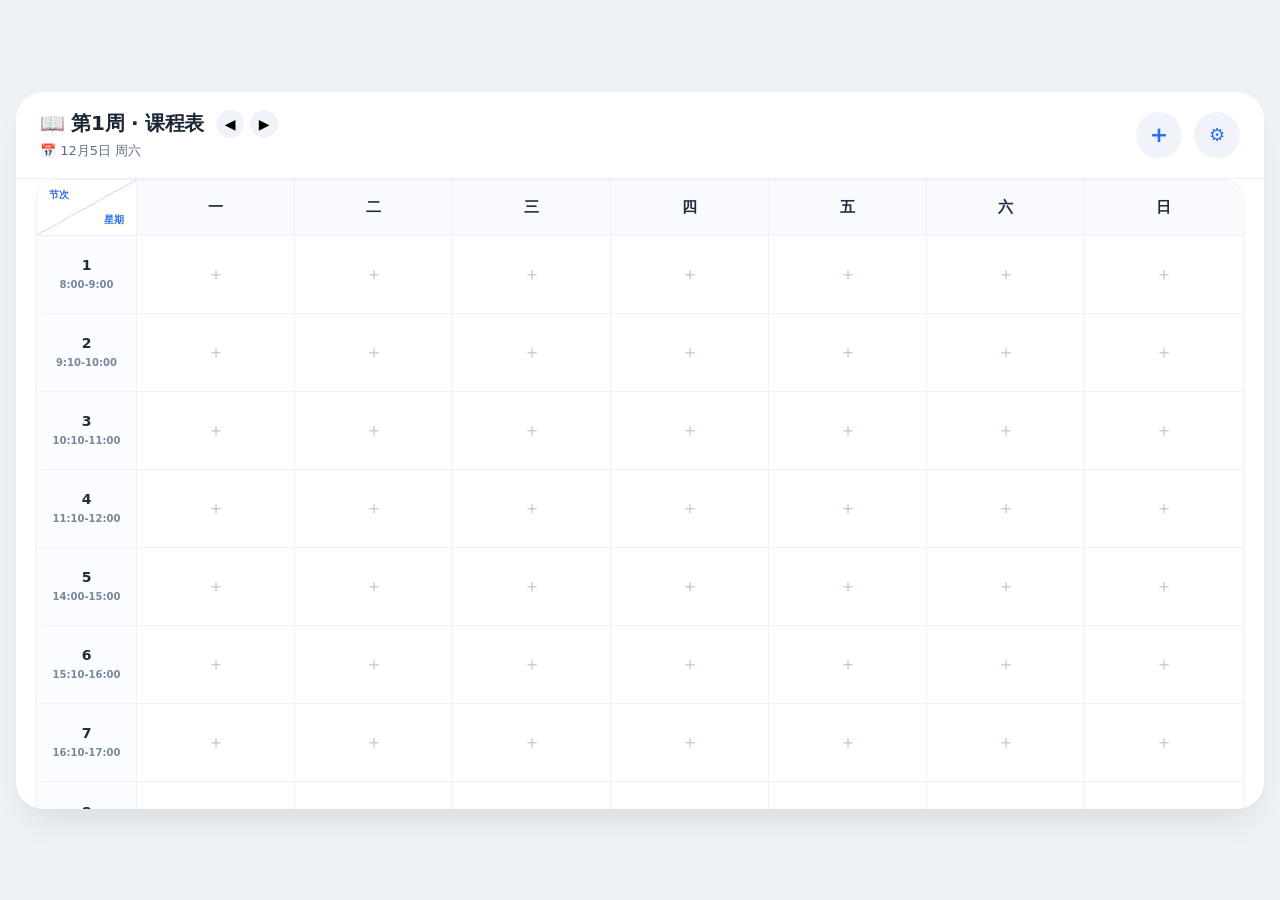
<file: project - 备份5-添加课程与冲突判断/course table.html>
<!DOCTYPE html>
<html lang="zh-CN">
<head>
  <meta charset="UTF-8">
  <meta name="viewport" content="width=device-width, initial-scale=1.0, user-scalable=no, maximum-scale=1.0, minimum-scale=1.0">
  <title>灵动课程表 - 完美对齐版</title>
  <style>
    * {
      margin: 0;
      padding: 0;
      box-sizing: border-box;
      font-family: system-ui, "Segoe UI", "微软雅黑", Roboto, Arial, sans-serif;
    }

    body {
      background: #eef2f7;
      padding: 16px;
      min-height: 100vh;
      display: flex;
      justify-content: center;
      align-items: center;
    }

    /* 卡片容器 */
    .app-container {
      max-width: 1300px;
      width: 100%;
      background: white;
      border-radius: 28px;
      box-shadow: 0 20px 35px -12px rgba(0, 0, 0, 0.1);
      overflow: hidden;
      transition: all 0.2s;
    }

    /* 顶部栏 */
    .top-bar {
      display: flex;
      justify-content: space-between;
      align-items: center;
      padding: 18px 24px;
      background: #ffffff;
      border-bottom: 1px solid #eef2f6;
    }
    .top-info .week {
      font-size: 20px;
      font-weight: 700;
      color: #1a2634;
      letter-spacing: -0.3px;
    }
    .top-info .date {
      font-size: 13px;
      color: #5c6f87;
      margin-top: 4px;
    }
    .top-buttons {
      display: flex;
      gap: 12px;
    }
    .top-btn {
      width: 46px;
      height: 46px;
      border-radius: 24px;
      background: #f0f4fa;
      color: #2c6eef;
      font-size: 22px;
      font-weight: bold;
      border: none;
      cursor: pointer;
      transition: 0.2s;
      display: flex;
      align-items: center;
      justify-content: center;
      box-shadow: 0 1px 2px rgba(0,0,0,0.02);
    }
    .top-btn:active { transform: scale(0.96); background: #e2e8f0; }
    .top-btn#settingBtn { font-size: 18px; font-weight: normal; }

    /* 课表外层滚动容器 */
    .table-scroll {
      overflow-x: auto;
      overflow-y: auto;
      max-height: 70vh;
      padding: 0 0 12px 0;
      background: #fff;
    }

    /* 核心网格布局 — 完美对齐, 无偏移 */
    .course-grid {
      display: grid;
      min-width: 700px;
      background: white;
      border: 1px solid #e9edf2;
      border-radius: 18px;
      overflow: hidden;
      margin: 0 20px 20px 20px;
      box-shadow: 0 4px 12px rgba(0, 0, 0, 0.02);
    }

    /* 通用单元格样式 */
    .grid-cell {
      border-right: 1px solid #eff2f8;
      border-bottom: 1px solid #eff2f8;
      background: white;
      transition: background 0.1s ease;
    }

    /* 左上角斜线容器 (特殊样式) */
    .corner-cell {
      background: #fbfdff;
      position: relative;
      overflow: hidden;
      padding: 0;
      display: flex;
      align-items: center;
      justify-content: center;
    }
    .split-line {
      position: relative;
      width: 100%;
      height: 100%;
      background: linear-gradient(to bottom right, transparent 49.5%, #cfdde6 49.5%, #cfdde6 50.5%, transparent 50.5%);
    }
    .corner-text {
      position: absolute;
      font-size: 11px;
      font-weight: 500;
      color: #2c6eef;
    }
    .text-week {
      bottom: 6px;
      right: 8px;
      font-weight: 600;
      background: rgba(255,255,240,0.7);
      padding: 2px 4px;
      border-radius: 20px;
      font-size: 10px;
    }
    .text-time {
      top: 6px;
      left: 8px;
      font-weight: 600;
      background: rgba(255,255,240,0.7);
      padding: 2px 4px;
      border-radius: 20px;
      font-size: 10px;
    }

    /* 星期标题 */
    .week-header {
      background: #f8fafd;
      font-weight: 700;
      font-size: 15px;
      color: #1f2a44;
      display: flex;
      align-items: center;
      justify-content: center;
      letter-spacing: 0.5px;
      border-bottom: 1px solid #eef2f8;
      border-right: 1px solid #eef2f8;
    }

    /* 左侧时间轴单元格 */
    .time-header-cell {
      background: #fafcff;
      font-weight: 600;
      display: flex;
      flex-direction: column;
      justify-content: center;
      align-items: center;
      line-height: 1.35;
      cursor: pointer;
      transition: background 0.15s;
      border-bottom: 1px solid #eff2f8;
      border-right: 1px solid #eff2f8;
    }
    .time-header-cell:hover {
      background: #ecf5ff;
    }
    .time-section {
      font-size: 14px;
      font-weight: 800;
      color: #1e2b3c;
    }
    .time-detail {
      font-size: 10px;
      color: #76879e;
      margin-top: 3px;
    }

    /* 课程卡片 */
    .course-card {
      width: 100%;
      height: 100%;
      /* background: linear-gradient(135deg, #2b6ef0 0%, #1a5ad6 100%); */
      color: white;
      border-radius: 12px;
      padding: 6px 4px;
      display: flex;
      flex-direction: column;
      justify-content: center;
      align-items: center;
      text-align: center;
      font-size: 11px;
      box-shadow: 0 2px 6px rgba(0, 0, 0, 0.08);
      transition: transform 0.1s, filter 0.1s;
      cursor: pointer;
      word-break: break-word;
    }
    .course-card .c-name {
      font-weight: 700;
      font-size: 14px;
      margin-bottom: 3px;
      letter-spacing: 0.3px;
    }
    .course-card .c-info {
      font-size: 11px;
      opacity: 0.9;
    }
    .course-card:active {
      transform: scale(0.97);
      filter: brightness(0.95);
    }

    /* 空白可添加区域 */
    .empty-cell {
      width: 100%;
      height: 100%;
      display: flex;
      align-items: center;
      justify-content: center;
      color: #b9c4d1;
      font-size: 18px;
      cursor: pointer;
      transition: background 0.1s;
    }
    .empty-cell:hover {
      background: #f0f6fe;
      color: #2c6eef;
    }

    /* 弹窗复用原有样式, 微调 */
    .modal {
      position: fixed;
      top: 0;
      left: 0;
      width: 100%;
      height: 100%;
      background: rgba(0, 0, 0, 0.55);
      backdrop-filter: blur(3px);
      display: none;
      justify-content: center;
      align-items: center;
      z-index: 10000;
    }
    .modal.show { display: flex; }
    .modal-content {
      width: 90%;
      max-width: 420px;
      background: #fff;
      border-radius: 28px;
      padding: 24px 22px;
      box-shadow: 0 30px 40px rgba(0,0,0,0.2);
      animation: fadeScale 0.2s ease;
    }
    @keyframes fadeScale {
      from { opacity: 0; transform: scale(0.96);}
      to { opacity: 1; transform: scale(1);}
    }
    .modal-title {
      font-size: 22px;
      font-weight: 700;
      margin-bottom: 20px;
      text-align: center;
      color: #1f2b38;
    }
    .form-item { margin-bottom: 18px; }
    .form-label {
      display: block;
      font-size: 14px;
      font-weight: 500;
      margin-bottom: 6px;
      color: #2c3e50;
    }
    .form-input, .form-select {
      width: 100%;
      height: 46px;
      border: 1px solid #dce3ec;
      border-radius: 20px;
      padding: 0 16px;
      font-size: 15px;
      background: #fefefe;
      transition: 0.2s;
    }
    .form-input:focus, .form-select:focus {
      border-color: #2c6eef;
      outline: none;
      box-shadow: 0 0 0 2px rgba(44,110,239,0.2);
    }
    .modal-buttons {
      display: flex;
      gap: 12px;
      margin-top: 28px;
    }
    .modal-btn {
      flex: 1;
      height: 48px;
      border-radius: 40px;
      font-weight: 600;
      font-size: 16px;
      border: none;
      cursor: pointer;
      transition: 0.2s;
    }
    .modal-btn.cancel {
      background: #f1f4f9;
      color: #4a5b6e;
    }
    .modal-btn.confirm {
      background: #2c6eef;
      color: white;
      box-shadow: 0 4px 8px rgba(44,110,239,0.25);
    }
    .toast {
      position: fixed;
      bottom: 30px;
      left: 50%;
      transform: translateX(-50%);
      background: rgba(0,0,0,0.75);
      color: white;
      padding: 8px 20px;
      border-radius: 60px;
      font-size: 14px;
      z-index: 10001;
      display: none;
      backdrop-filter: blur(4px);
    }
    .toast.show { display: block; animation: fadeInUp 0.2s; }
    @keyframes fadeInUp {
      from { opacity: 0; transform: translateX(-50%) translateY(10px);}
      to { opacity: 1; transform: translateX(-50%) translateY(0);}
    }
    /* 删除/编辑轻提示 */
    .cell-tools-hint {
      display: none;
    }
    .week-control-group {
    display: flex;
    align-items: center;
    gap: 12px;
    flex-wrap: wrap;
    }
    .week-nav {
        display: flex;
        gap: 6px;
    }
    .week-nav-btn {
        background: #f0f4fa;
        border: none;
        width: 28px;
        height: 28px;
        border-radius: 20px;
        font-size: 14px;
        cursor: pointer;
        display: inline-flex;
        align-items: center;
        justify-content: center;
        transition: 0.2s;
    }
    .week-nav-btn:hover {
        background: #e2e8f0;
    }
    .week-nav-btn:active {
        transform: scale(0.94);
    }
  </style>
</head>
<body>
<div class="app-container">
  <div class="top-bar">
    <div class="top-info">
        <div class="week-control-group">
          <span class="week" id="currentWeekDisplay">📖 第1周 · 课程表</span>
          <div class="week-nav">
            <button id="prevWeekBtn" class="week-nav-btn">◀</button>
            <button id="nextWeekBtn" class="week-nav-btn">▶</button>
          </div>
        </div>
        <div class="date" id="currentDateDisplay">📅 日期：加载中...</div>
    </div>
    <div class="top-buttons">
      <button class="top-btn" id="addBtn">+</button>
      <button class="top-btn" id="settingBtn">⚙️</button>
    </div>
  </div>

  <div class="table-scroll">
    <div id="dynamicGrid" class="course-grid"></div>
  </div>
</div>
<div class="modal" id="settingsModal">
  <div class="modal-content">
    <div class="modal-title">⚙️ 全局设置</div>
    <form id="settingsForm">
      <div class="form-item">
        <label class="form-label">📅 学期总周数</label>
        <input type="number" class="form-input" id="totalWeeks" min="1" max="30" value="20" required>
      </div>
      <div class="modal-buttons">
        <button type="button" class="modal-btn cancel" id="closeSettingsBtn">取消</button>
        <button type="submit" class="modal-btn confirm">保存</button>
      </div>
    </form>
  </div>
</div>
<!-- 添加/编辑课程弹窗（复用） -->
<div class="modal" id="courseModal">
  <div class="modal-content">
    <div class="modal-title" id="modalTitle">添加课程</div>
    <form id="courseForm">
      <div class="form-item">
        <label class="form-label">📖 课程名称</label>
        <input type="text" class="form-input" id="courseName" placeholder="例：高等数学" required onblur="autoMatchColor()">
      </div>
      <div class="form-item">
        <label class="form-label">👩‍🏫 授课老师</label>
        <input type="text" class="form-input" id="courseTeacher" placeholder="选填">
      </div>
      <div class="form-item">
        <label class="form-label">🏫 教室</label>
        <input type="text" class="form-input" id="courseRoom" placeholder="如：A101" required>
      </div>
      <div class="form-item">
        <label class="form-label">📅 星期</label>
        <select class="form-select" id="courseWeek" required>
          <option value="">请选择</option>
          <option value="一">星期一</option><option value="二">星期二</option><option value="三">星期三</option>
          <option value="四">星期四</option><option value="五">星期五</option><option value="六">星期六</option><option value="日">星期日</option>
        </select>
      </div>
      <div class="form-item">
        <label class="form-label">⏰ 节次</label>
        <select class="form-select" id="courseSection" required></select>
      </div>
      <div class="form-item">
        <label class="form-label">🎨 课程颜色</label>
        <input type="color" class="form-input" id="courseColor" value="#2b6ef0">
      </div>
      <div class="form-item" id="syncColorOption">
        <label class="form-label">
            <input type="checkbox" id="syncColorToAll"> 应用到所有同名课程
        </label>
      </div>
      <div class="modal-buttons">
        <button type="button" class="modal-btn cancel" id="closeCourseModalBtn">取消</button>
        <button type="submit" class="modal-btn confirm">保存课程</button>
      </div>
    </form>
  </div>
</div>

<!-- 编辑时间轴弹窗 -->
<div class="modal" id="editTimeModal">
  <div class="modal-content">
    <div class="modal-title">⏱️ 编辑节次时间</div>
    <form id="timeForm">
      <div class="form-item">
        <label class="form-label">节次名称 (例如: 1, 1-2节)</label>
        <input type="text" class="form-input" id="editSection" placeholder="第1节" required>
      </div>
      <div class="form-item">
        <label class="form-label">上课时间 (例如: 8:00-9:00)</label>
        <input type="text" class="form-input" id="editTime" placeholder="8:00-9:00" required>
      </div>
      <div class="modal-buttons">
        <button type="button" class="modal-btn cancel" id="cancelEditTimeBtn">取消</button>
        <button type="submit" class="modal-btn confirm">保存修改</button>
      </div>
    </form>
  </div>
</div>
<!-- 课程详情弹窗（只读信息 + 操作按钮） -->
<div class="modal" id="courseInfoModal">
  <div class="modal-content">
    <div class="modal-title">📘 课程详情</div>
    <div id="courseInfoContent" style="margin-bottom: 24px; line-height: 1.6;">
      <!-- 动态填充课程信息 -->
    </div>
    <div class="modal-buttons">
      <button type="button" class="modal-btn cancel" id="closeInfoModalBtn">关闭</button>
      <button type="button" class="modal-btn confirm" id="editFromInfoBtn">✏️ 编辑</button>
      <button type="button" class="modal-btn cancel" id="deleteFromInfoBtn" style="background:#fde2e2; color:#c00;">🗑️ 删除</button>
    </div>
  </div>
</div>

<div id="toast" class="toast"></div>

<script>
  // ---------- 全局数据 ----------
  let currentWeek = 1;        // 当前显示第几周
  let MAX_WEEK = 20;        // 最大周数，可调整
  let timeConfig = JSON.parse(localStorage.getItem('courseTimeConfig')) || [
    { section: "1", time: "8:00-9:00" },
    { section: "2", time: "9:10-10:00" },
    { section: "3", time: "10:10-11:00" },
    { section: "4", time: "11:10-12:00" },
    { section: "5", time: "14:00-15:00" },
    { section: "6", time: "15:10-16:00" },
    { section: "7", time: "16:10-17:00" },
    { section: "8", time: "19:00-20:00" }
  ];
  let allCourses = JSON.parse(localStorage.getItem('myCourses')) || [];
  // 迁移：给没有 weekNum 的课程设置默认周次 1
  allCourses = allCourses.map(c => {
    if (c.weekNum === undefined) {
        c.weekNum = 1;
    }
    return c;
  });
  // 如果需要，立即保存回去
  localStorage.setItem('myCourses', JSON.stringify(allCourses));
  const weeks = ["一", "二", "三", "四", "五", "六", "日"];
  
  // 编辑课程时的临时ID (null表示添加模式)
  let editingCourseId = null;
  let currentTimeEditIndex = -1;
  let currentViewingCourse = null;

  // 辅助函数: 显示提示
  function showToast(msg, duration = 1800) {
    const toast = document.getElementById('toast');
    toast.textContent = msg;
    toast.classList.add('show');
    setTimeout(() => toast.classList.remove('show'), duration);
  }
  // 自动匹配颜色：当课程名输入框失去焦点时，查找同名课程并自动填充颜色
  function autoMatchColor() {
    const name = document.getElementById('courseName').value.trim();
    if (!name) return;
    // 查找所有同名课程（取最后一个，即最近添加的）
    const matchedCourses = allCourses.filter(c => c.name === name);
    if (matchedCourses.length > 0) {
        const lastCourse = matchedCourses[matchedCourses.length - 1];
        if (lastCourse.color) {
            document.getElementById('courseColor').value = lastCourse.color;
            showToast(`已自动匹配“${name}”的颜色`, 1200);
        }
    }
  }

  // 更新星期/日期显示
  function updateTopDate() {
    const now = new Date();
    const weekdays = ['周日', '周一', '周二', '周三', '周四', '周五', '周六'];
    const dayOfWeek = weekdays[now.getDay()];
    const dateStr = `${now.getMonth()+1}月${now.getDate()}日 ${dayOfWeek}`;
    document.getElementById('currentDateDisplay').innerText = `📅 ${dateStr}`;
    // 粗略周次(根据开学预估或固定第一周，可自行扩展)
    document.getElementById('currentWeekDisplay').innerHTML = `📖 第${currentWeek}周 · 课程表`;
  }

  // 更新添加/编辑弹窗中的节次下拉框
  function updateSectionSelectInModal() {
    const select = document.getElementById('courseSection');
    select.innerHTML = '<option value="">请选择节次</option>';
    timeConfig.forEach((item, idx) => {
      const option = document.createElement('option');
      option.value = idx + 1;   // 节次索引 1~N
      option.textContent = `${item.section}  (${item.time})`;
      select.appendChild(option);
    });
  }

  // 核心: 渲染完整grid表格 (完美对齐，左上角斜线)
  function renderFullTable() {
    // 过滤出当前周的课程
    const currentWeekCourses = allCourses.filter(c => c.weekNum === currentWeek);
    const container = document.getElementById('dynamicGrid');
    if (!container) return;
    const rowsCount = timeConfig.length;      // 节次行数
    const colsCount = weeks.length;           // 7列星期
    
    // 设置grid模板: 第一列宽度固定为100px(时间轴宽)，后面7列平分剩余宽度(最小90px)
    // 使用 minmax(90px, 1fr) 使星期列自适应，且对齐完美
    let colTemplate = `100px repeat(${colsCount}, minmax(92px, 1fr))`;
    let rowTemplate = `56px repeat(${rowsCount}, 78px)`;
    container.style.display = 'grid';
    container.style.gridTemplateColumns = colTemplate;
    container.style.gridTemplateRows = rowTemplate;
    container.style.border = '1px solid #eef2f8';
    container.style.borderRadius = '20px';
    
    // 清空容器，采用网格填充
    container.innerHTML = '';
    
    // 1. 左上角 (0,0) 斜线区域
    const cornerDiv = document.createElement('div');
    cornerDiv.className = 'grid-cell corner-cell';
    cornerDiv.style.gridRow = '1 / 2';
    cornerDiv.style.gridColumn = '1 / 2';
    cornerDiv.style.borderBottom = '1px solid #eef2f8';
    cornerDiv.style.borderRight = '1px solid #eef2f8';
    cornerDiv.style.background = '#ffffff';
    cornerDiv.innerHTML = `
      <div class="split-line" style="width:100%; height:100%; position:relative;">
        <div class="corner-text text-week">星期</div>
        <div class="corner-text text-time">节次</div>
      </div>
    `;
    container.appendChild(cornerDiv);
    
    // 2. 星期标题行 (第1行，列索引从2开始)
    for (let c = 0; c < colsCount; c++) {
      const weekCell = document.createElement('div');
      weekCell.className = 'grid-cell week-header';
      weekCell.style.gridRow = '1 / 2';
      weekCell.style.gridColumn = `${c + 2} / ${c + 3}`;
      weekCell.style.borderBottom = '1px solid #eef2f8';
      weekCell.style.borderRight = c === colsCount-1 ? 'none' : '1px solid #eef2f8';
      weekCell.innerText = weeks[c];
      container.appendChild(weekCell);
    }
    
    // 3. 左侧时间轴 + 右侧课程格子
    for (let row = 0; row < rowsCount; row++) {
      const sectionIdx = row;   // 节次索引0起
      const sectionNum = sectionIdx + 1;   // 存储数据库对应的section值 (1~N)
      const timeItem = timeConfig[sectionIdx];
      
      // 3.1 时间轴单元格
      const timeCell = document.createElement('div');
      timeCell.className = 'grid-cell time-header-cell';
      timeCell.style.gridRow = `${row + 2} / ${row + 3}`;
      timeCell.style.gridColumn = '1 / 2';
      timeCell.style.borderRight = '1px solid #eef2f8';
      timeCell.style.borderBottom = (row === rowsCount-1) ? 'none' : '1px solid #eef2f8';
      timeCell.innerHTML = `
        <div class="time-section">${escapeHtml(timeItem.section)}</div>
        <div class="time-detail">${escapeHtml(timeItem.time)}</div>
      `;
      // 绑定时间轴编辑事件 (点击修改节次时间)
      timeCell.addEventListener('click', (e) => {
        e.stopPropagation();
        currentTimeEditIndex = sectionIdx;
        document.getElementById('editSection').value = timeConfig[sectionIdx].section;
        document.getElementById('editTime').value = timeConfig[sectionIdx].time;
        openModal('editTimeModal');
      });
      container.appendChild(timeCell);
      
      // 3.2 星期列课程格子
      for (let col = 0; col < colsCount; col++) {
        const weekVal = weeks[col];
        const cell = document.createElement('div');
        cell.className = 'grid-cell';
        cell.style.gridRow = `${row + 2} / ${row + 3}`;
        cell.style.gridColumn = `${col + 2} / ${col + 3}`;
        cell.style.borderBottom = (row === rowsCount-1) ? 'none' : '1px solid #eef2f8';
        cell.style.borderRight = (col === colsCount-1) ? 'none' : '1px solid #eef2f8';
        cell.style.padding = '4px';
        cell.style.cursor = 'pointer';
        
        // 查找当前格子的课程
        const course = currentWeekCourses.find(c => c.week === weekVal && Number(c.section) === sectionNum);
        if (course) {
          // 已有课程：展示课程卡片
          const card = document.createElement('div');
          card.className = 'course-card';
          card.innerHTML = `
            <div class="c-name">${escapeHtml(course.name)}</div>
            <div class="c-info">${escapeHtml(course.teacher || '老师')} | ${escapeHtml(course.room)}</div>
          `;
          const bgColor = course.color || '#2b6ef0';
          card.style.backgroundColor = bgColor;
          cell.appendChild(card);
          // 点击课程卡片进行编辑/删除 (增强交互)
          cell.addEventListener('click', (e) => {
            e.stopPropagation();
            handleCourseAction(course);
          });
        } else {
          // 空单元格: 显示加号占位，点击添加课程
          const emptyDiv = document.createElement('div');
          emptyDiv.className = 'empty-cell';
          emptyDiv.innerHTML = '＋';
          cell.appendChild(emptyDiv);
          cell.addEventListener('click', (e) => {
            e.stopPropagation();
            openAddCourseModal(weekVal, sectionNum);
          });
        }
        container.appendChild(cell);
      }
    }
  }
  
  
  function handleCourseAction(course) {
    currentViewingCourse = course; // 保存供编辑/删除使用
    
    // 构建详情内容
    const weekMap = { '一':'星期一','二':'星期二','三':'星期三','四':'星期四','五':'星期五','六':'星期六','日':'星期日' };
    const weekStr = weekMap[course.week] || course.week;
    const sectionIndex = course.section; // 节次序号
    const sectionInfo = timeConfig[sectionIndex-1] || { section: sectionIndex, time: '' };
    const timeStr = sectionInfo.time ? ` (${sectionInfo.time})` : '';
    
    const infoHtml = `
        <p><strong>📖 课程名称：</strong> ${escapeHtml(course.name)}</p>
        <p><strong>👩‍🏫 授课老师：</strong> ${escapeHtml(course.teacher || '未填')}</p>
        <p><strong>🏫 教室：</strong> ${escapeHtml(course.room)}</p>
        <p><strong>📅 星期：</strong> ${weekStr}</p>
        <p><strong>⏰ 节次：</strong> ${sectionInfo.section}${timeStr}</p>
    `;
    document.getElementById('courseInfoContent').innerHTML = infoHtml;
    
    openModal('courseInfoModal');
  }
  
  // 打开添加课程弹窗 (自动预填星期&节次)
  function openAddCourseModal(week, sectionNum) {
    editingCourseId = null;
    document.getElementById('modalTitle').innerText = '添加课程';
    document.getElementById('courseForm').reset();
    document.getElementById('syncColorOption').style.display = 'none'; // 隐藏
    document.getElementById('syncColorToAll').checked = false;
    document.getElementById('courseWeek').value = week;
    // 节次下拉选项加载最新timeConfig
    updateSectionSelectInModal();
    document.getElementById('courseSection').value = sectionNum;
    openModal('courseModal');
  }
  
  // 新增空白添加方式：点击右上角+
  function handleAddByPlus() {
    editingCourseId = null;
    document.getElementById('modalTitle').innerText = '添加课程';
    document.getElementById('courseForm').reset();
    updateSectionSelectInModal();
    document.getElementById('courseWeek').value = '';
    document.getElementById('courseSection').value = '';
    openModal('courseModal');
  }
  
  // 保存课程 (添加或更新)
  function saveCourseFromModal(e) {
    e.preventDefault();
    const name = document.getElementById('courseName').value.trim();
    const teacher = document.getElementById('courseTeacher').value.trim() || '';
    const room = document.getElementById('courseRoom').value.trim();
    const week = document.getElementById('courseWeek').value;
    const section = document.getElementById('courseSection').value;
    
    if (!name || !week || !section || !room) {
      showToast('请填写完整信息 (课程名/星期/节次/教室)');
      return;
    }
    if (editingCourseId) {
      // 编辑模式：更新
      let editedColor = document.getElementById('courseColor').value;
      const index = allCourses.findIndex(c => c.id === editingCourseId);
      if (index !== -1) {
        // 编辑时也要读取颜色选择器的值
        allCourses[index] = { 
            ...allCourses[index], 
            name, teacher, room, week, 
            section: Number(section),
            color: editedColor,
            id: editingCourseId
        };
        showToast('课程已更新');
      }
      console.log('同步时使用的原始课程名:', window.originalCourseName);
      if (document.getElementById('syncColorToAll').checked) {
        const newColor = editedColor;
        const targetName = window.originalCourseName; // 使用原始课程名
        if (targetName) {
            allCourses.forEach(c => {
                if (c.name === targetName) {
                    c.color = newColor;
                }
            });
            showToast(`已将“${targetName}”的所有课程颜色统一`, 1500);
        }
      }
      delete window.originalCourseName;
    } else {
      // 新增，检查是否重复 (同一星期&节次)
      const exist = allCourses.some(c => c.week === week && Number(c.section) === Number(section));
      if (exist) {
        showToast(`⚠️ 星期${week} 第${section}节已有课程，请先删除再添加`, 2000);
        return;
      }
      // 获取用户选择的颜色，如果没有则根据课程名自动匹配或使用默认色
      let selectedColor = document.getElementById('courseColor').value;
      if (!selectedColor) {
    // 自动匹配逻辑：查找同名的已有课程的颜色（取最近添加的）
        const sameNameCourse = [...allCourses].reverse().find(c => c.name === name);
        selectedColor = sameNameCourse ? sameNameCourse.color : '#2b6ef0';
      }
      const newCourse = {
          id: Date.now(),
          name, teacher, room, week,
          section: Number(section),
          color: selectedColor,
          weekNum: currentWeek   // 记录属于第几周
      };
      allCourses.push(newCourse);
      showToast(`✅ 添加成功: ${name}`);
    }
    localStorage.setItem('myCourses', JSON.stringify(allCourses));
    closeModal('courseModal');
    renderFullTable();
  }
  
  // 时间轴保存
  function handleTimeEdit(e) {
    e.preventDefault();
    if (currentTimeEditIndex === -1) return;
    const newSection = document.getElementById('editSection').value.trim();
    const newTime = document.getElementById('editTime').value.trim();
    if (!newSection || !newTime) {
      showToast('节次名称和时间不能为空');
      return;
    }
    timeConfig[currentTimeEditIndex] = { section: newSection, time: newTime };
    localStorage.setItem('courseTimeConfig', JSON.stringify(timeConfig));
    renderFullTable();
    closeModal('editTimeModal');
    showToast('时间轴已更新');
  }
  
  // 辅助 escapeHtml
  function escapeHtml(str) {
    if (!str) return '';
    return str.replace(/[&<>]/g, function(m) {
      if (m === '&') return '&amp;';
      if (m === '<') return '&lt;';
      if (m === '>') return '&gt;';
      return m;
    }).replace(/[\uD800-\uDBFF][\uDC00-\uDFFF]/g, function(c) {
      return c;
    });
  }
  
  // 弹窗控制
  function openModal(id) {
    document.getElementById(id).classList.add('show');
  }
  function closeModal(id) {
    const modal = document.getElementById(id);
    if (modal) modal.classList.remove('show');
    if (id === 'courseModal') {
      document.getElementById('courseForm').reset();
      editingCourseId = null;
    }
    if (id === 'editTimeModal') currentTimeEditIndex = -1;
  }
  
  // 全局事件绑定
  function bindGlobalEvents() {
    // 添加课程按钮
    document.getElementById('addBtn').addEventListener('click', () => handleAddByPlus());

    // 设置按钮：打开设置弹窗
    document.getElementById('settingBtn').addEventListener('click', () => {
        const totalWeeksInput = document.getElementById('totalWeeks');
        if (totalWeeksInput) totalWeeksInput.value = MAX_WEEK;
        openModal('settingsModal');
    });

    // 设置弹窗表单提交
    const settingsForm = document.getElementById('settingsForm');
    if (settingsForm) {
        settingsForm.addEventListener('submit', (e) => {
            e.preventDefault();
            const newTotal = parseInt(document.getElementById('totalWeeks').value);
            if (!isNaN(newTotal) && newTotal >= 1) {
                MAX_WEEK = newTotal;
                localStorage.setItem('totalWeeks', MAX_WEEK);
                if (currentWeek > MAX_WEEK) currentWeek = 1;
                updateTopDate();
                renderFullTable();
                showToast(`学期总周数已设为 ${MAX_WEEK} 周`, 1500);
                closeModal('settingsModal');
            } else {
                showToast('请输入有效的周数 (1-30)', 1000);
            }
        });
    }
    document.getElementById('editFromInfoBtn').addEventListener('click', () => {
    if (currentViewingCourse) {
        closeModal('courseInfoModal');
        // 调用编辑函数（复用现有的编辑填充逻辑）
        openEditModalForCourse(currentViewingCourse);
    }
    });

    // 设置弹窗取消按钮
    const closeSettingsBtn = document.getElementById('closeSettingsBtn');
    if (closeSettingsBtn) {
        closeSettingsBtn.addEventListener('click', () => closeModal('settingsModal'));
    }

    // 关闭其他弹窗的按钮
    document.getElementById('closeCourseModalBtn').addEventListener('click', () => closeModal('courseModal'));
    document.getElementById('cancelEditTimeBtn').addEventListener('click', () => closeModal('editTimeModal'));

    // 表单提交
    document.getElementById('courseForm').addEventListener('submit', saveCourseFromModal);
    document.getElementById('timeForm').addEventListener('submit', handleTimeEdit);

    // 点击模态背景关闭
    window.addEventListener('click', (e) => {
        if (e.target.classList && e.target.classList.contains('modal')) {
            e.target.classList.remove('show');
            if (e.target.id === 'courseModal') editingCourseId = null;
            if (e.target.id === 'courseInfoModal') currentViewingCourse = null;
        }
    });

    // 周次切换按钮
    const prevBtn = document.getElementById('prevWeekBtn');
    const nextBtn = document.getElementById('nextWeekBtn');
    if (prevBtn) {
        prevBtn.addEventListener('click', () => {
            if (currentWeek > 1) {
                currentWeek--;
                updateTopDate();
                renderFullTable();
            }
        });
    }
    if (nextBtn) {
        nextBtn.addEventListener('click', () => {
            if (currentWeek < MAX_WEEK) {
                currentWeek++;
                updateTopDate();
                renderFullTable();
            }
        });
    }
    // 删除按钮
    document.getElementById('deleteFromInfoBtn').addEventListener('click', () => {
    if (currentViewingCourse && confirm(`⚠️ 确定删除课程“${currentViewingCourse.name}”吗？`)) {
        allCourses = allCourses.filter(c => c.id !== currentViewingCourse.id);
        localStorage.setItem('myCourses', JSON.stringify(allCourses));
        renderFullTable();
        showToast(`已删除 ${currentViewingCourse.name}`);
        closeModal('courseInfoModal');
        currentViewingCourse = null;
    }
    });

    document.getElementById('closeInfoModalBtn').addEventListener('click', () => {
      closeModal('courseInfoModal');
      currentViewingCourse = null;
    });
  }

  function openEditModalForCourse(course) {
    window.originalCourseName = course.name;
    editingCourseId = course.id;
    document.getElementById('courseColor').value = course.color || '#2b6ef0';
    document.getElementById('modalTitle').innerText = '编辑课程';
    document.getElementById('courseName').value = course.name;
    document.getElementById('courseTeacher').value = course.teacher || '';
    document.getElementById('courseRoom').value = course.room;
    document.getElementById('courseWeek').value = course.week;
    document.getElementById('courseSection').value = course.section;
    document.getElementById('syncColorOption').style.display = 'block';
    document.getElementById('syncColorToAll').checked = false;
    openModal('courseModal');
  }
  
  // 初始化: 渲染课程表 + 日期 + 节次下拉预备
  function init() {
    const savedTotalWeeks = localStorage.getItem('totalWeeks');
    if (savedTotalWeeks) {
        MAX_WEEK = parseInt(savedTotalWeeks);
    } else {
        MAX_WEEK = 20;  // 默认值
    }
    // 同时确保 currentWeek 不超过 MAX_WEEK
    if (currentWeek > MAX_WEEK) currentWeek = 1;
    updateTopDate();
    updateSectionSelectInModal();   // 保证添加下拉
    renderFullTable();
    bindGlobalEvents();
  }
  init();
</script>
</body>
</html>
</file>
